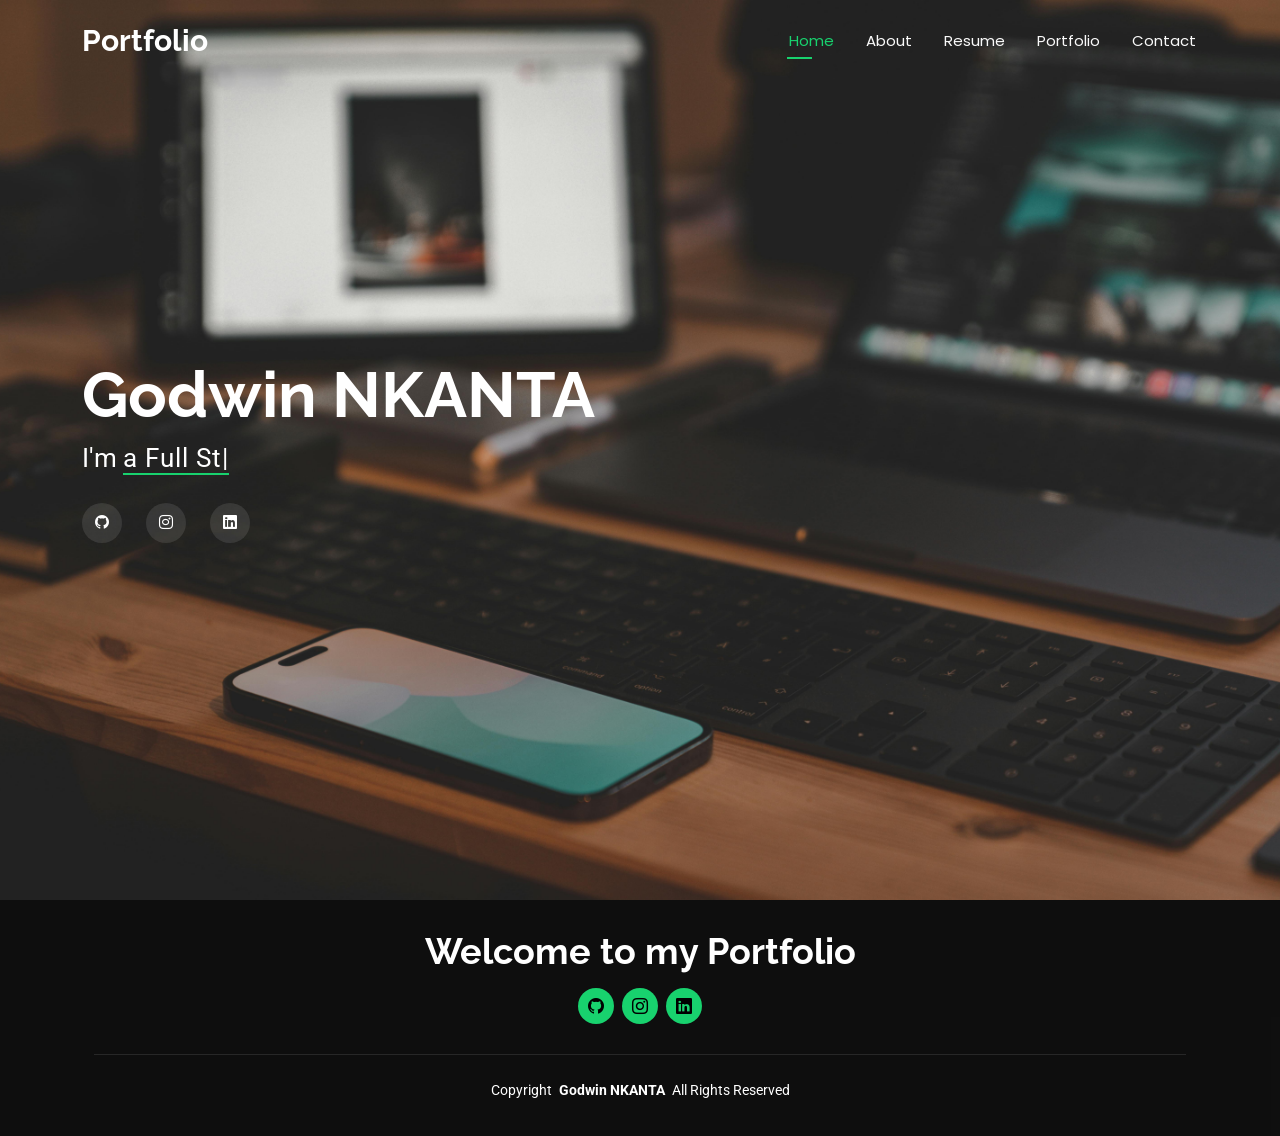
<file: index.html>
<!DOCTYPE html>
<html lang="en">

<head>
  <meta charset="utf-8">
  <meta content="width=device-width, initial-scale=1.0" name="viewport">
  <title>godwinlagutao.dev</title>
  <meta name="description" content="">
  <meta name="keywords" content="">

  <!-- Favicons -->
  <link href="assets/img/favicon.png" rel="icon">
  <link href="assets/img/apple-touch-icon.png" rel="apple-touch-icon">

  <!-- Fonts -->
  <link href="https://fonts.googleapis.com" rel="preconnect">
  <link href="https://fonts.gstatic.com" rel="preconnect" crossorigin>
  <link
    href="https://fonts.googleapis.com/css2?family=Roboto:ital,wght@0,100;0,300;0,400;0,500;0,700;0,900;1,100;1,300;1,400;1,500;1,700;1,900&family=Poppins:ital,wght@0,100;0,200;0,300;0,400;0,500;0,600;0,700;0,800;0,900;1,100;1,200;1,300;1,400;1,500;1,600;1,700;1,800;1,900&family=Raleway:ital,wght@0,100;0,200;0,300;0,400;0,500;0,600;0,700;0,800;0,900;1,100;1,200;1,300;1,400;1,500;1,600;1,700;1,800;1,900&display=swap"
    rel="stylesheet">

  <!-- Vendor CSS Files -->
  <link href="assets/vendor/bootstrap/css/bootstrap.min.css" rel="stylesheet">
  <link href="assets/vendor/bootstrap-icons/bootstrap-icons.css" rel="stylesheet">
  <link href="assets/vendor/aos/aos.css" rel="stylesheet">
  <link href="assets/vendor/swiper/swiper-bundle.min.css" rel="stylesheet">
  <link href="assets/vendor/glightbox/css/glightbox.min.css" rel="stylesheet">

  <!-- Main CSS File -->
  <link href="assets/css/main.css" rel="stylesheet">

  <!-- =======================================================
  * Template Name: Personal
  * Template URL: https://bootstrapmade.com/personal-free-resume-bootstrap-template/
  * Updated: Mar 05 2025 with Bootstrap v5.3.3
  * Author: BootstrapMade.com
  * License: https://bootstrapmade.com/license/
  ======================================================== -->
</head>

<body class="index-page">

  <header id="header" class="header d-flex align-items-center fixed-top">
    <div class="container-fluid container-xl position-relative d-flex align-items-center justify-content-between">

      <a href="index.html" class="logo d-flex align-items-center">
        <!-- Uncomment the line below if you also wish to use an image logo -->
        <!-- <img src="assets/img/logo.webp" alt=""> -->
        <h1 class="sitename">Portfolio</h1>
      </a>

      <nav id="navmenu" class="navmenu">
        <ul>
          <li><a href="index.html" class="active">Home</a></li>
          <li><a href="about.html">About</a></li>
          <li><a href="resume.html">Resume</a></li>
          <li><a href="portfolio.html">Portfolio</a></li>
          <li><a href="contact.html">Contact</a></li>
        </ul>
        <i class="mobile-nav-toggle d-xl-none bi bi-list"></i>
      </nav>

    </div>
  </header>

  <main class="main">

    <!-- Hero Section -->
    <section id="hero" class="hero section dark-background">

      <img src="assets/img/herobg.jpg" alt="" data-aos="fade-in">

      <div class="container" data-aos="zoom-out" data-aos-delay="100">
        <h2>Godwin NKANTA</h2>
        <p>I'm <span class="typed"
            data-typed-items="a Full Stack Developer,a Django Developer ,a ReactJS Developer"></span><span
            class="typed-cursor typed-cursor--blink"></span></p>
        <div class="social-links">
          <a href="https://github.com/godwinlagutao"><i class="bi bi-github"></i></a>
          <a href="https://www.instagram.com/godwinlagutao.dev/"><i class="bi bi-instagram"></i></a>
          <a href="https://www.linkedin.com/in/godwin-nkanta-7ba180201/"><i class="bi bi-linkedin"></i></a>
        </div>
      </div>

    </section><!-- /Hero Section -->

  </main>

  <footer id="footer" class="footer dark-background">
    <div class="container">
      <h3 class="sitename">Welcome to my Portfolio</h3>
      
      <div class="social-links d-flex justify-content-center">
        <a href="https://github.com/godwinlagutao"><i class="bi bi-github"></i></a>
        <a href="https://www.instagram.com/godwinlagutao.dev/"><i class="bi bi-instagram"></i></a>
        <a href="https://www.linkedin.com/in/godwin-nkanta-7ba180201/"><i class="bi bi-linkedin"></i></a>
      </div>
      <div class="container">
        <div class="copyright">
          <span>Copyright</span> <strong class="px-1 sitename">Godwin NKANTA</strong> <span>All Rights Reserved</span>
        </div>
        <div class="credits">
          <!-- All the links in the footer should remain intact. -->
          <!-- You can delete the links only if you've purchased the pro version. -->
          <!-- Licensing information: https://bootstrapmade.com/license/ -->
          <!-- Purchase the pro version with working PHP/AJAX contact form: [buy-url] -->
          
        </div>
      </div>
    </div>
  </footer>

  <!-- Scroll Top -->
  <a href="#" id="scroll-top" class="scroll-top d-flex align-items-center justify-content-center"><i
      class="bi bi-arrow-up-short"></i></a>

  <!-- Preloader -->
  <div id="preloader"></div>

  <!-- Vendor JS Files -->
  <script src="assets/vendor/bootstrap/js/bootstrap.bundle.min.js"></script>
  <script src="assets/vendor/php-email-form/validate.js"></script>
  <script src="assets/vendor/aos/aos.js"></script>
  <script src="assets/vendor/typed.js/typed.umd.js"></script>
  <script src="assets/vendor/purecounter/purecounter_vanilla.js"></script>
  <script src="assets/vendor/waypoints/noframework.waypoints.js"></script>
  <script src="assets/vendor/swiper/swiper-bundle.min.js"></script>
  <script src="assets/vendor/glightbox/js/glightbox.min.js"></script>
  <script src="assets/vendor/imagesloaded/imagesloaded.pkgd.min.js"></script>
  <script src="assets/vendor/isotope-layout/isotope.pkgd.min.js"></script>

  <!-- Main JS File -->
  <script src="assets/js/main.js"></script>

</body>

</html>
</file>
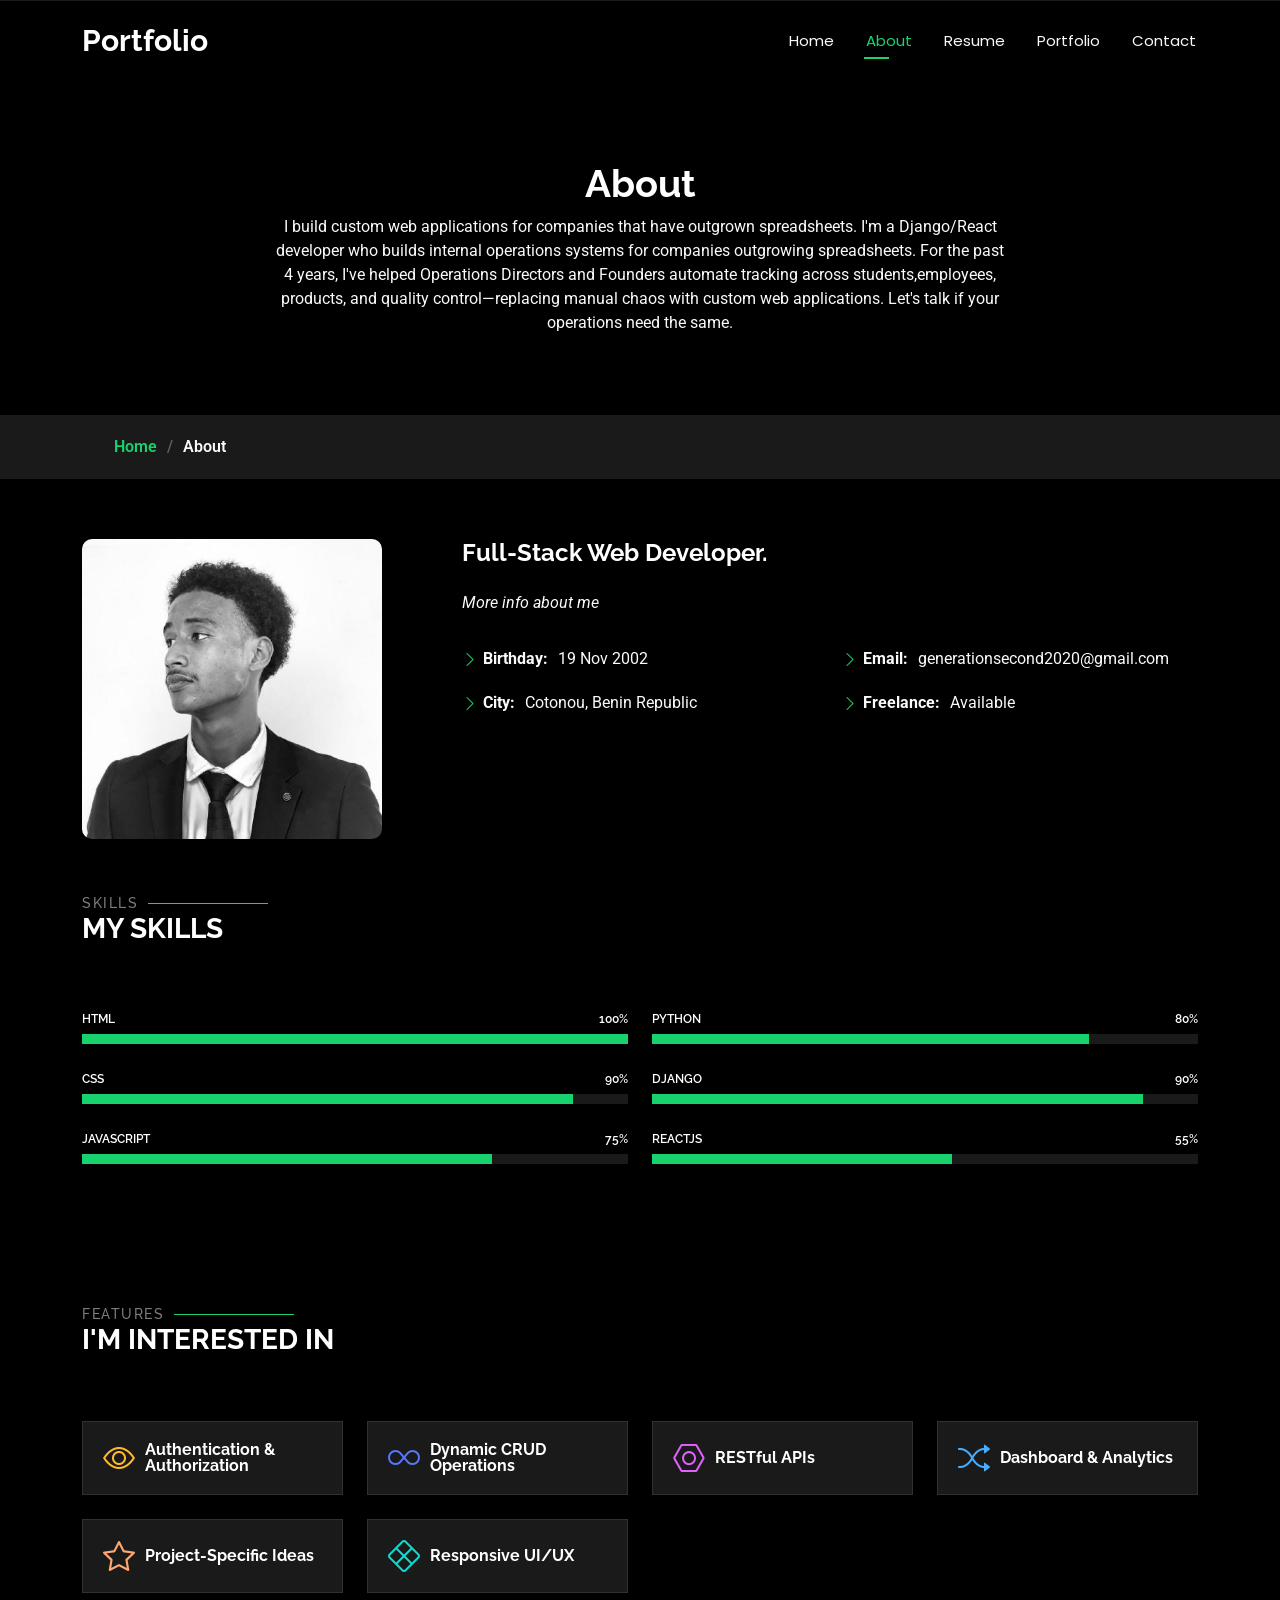
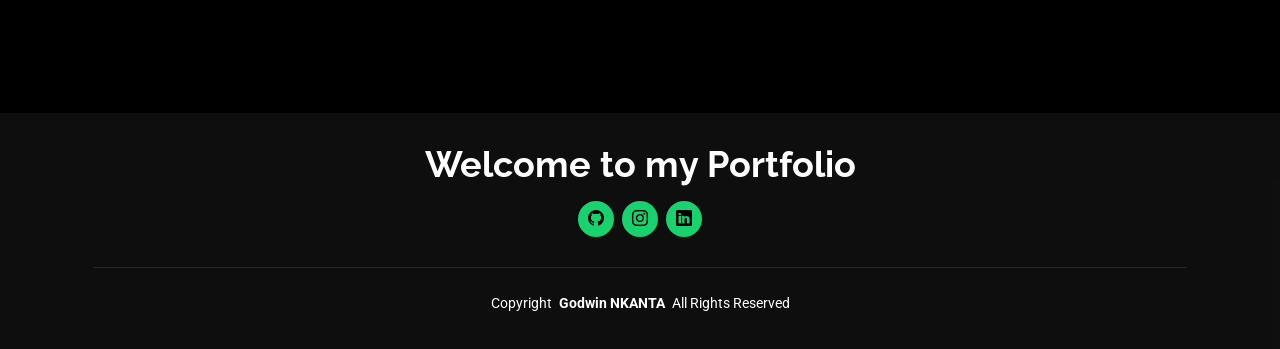
<file: about.html>
<!DOCTYPE html>
<html lang="en">

<head>
  <meta charset="utf-8">
  <meta content="width=device-width, initial-scale=1.0" name="viewport">
  <title>About - Godwin Nkanta Portfolio</title>
  <meta name="description" content="">
  <meta name="keywords" content="">

  <!-- Favicons -->
  <link href="assets/img/favicon.png" rel="icon">
  <link href="assets/img/apple-touch-icon.png" rel="apple-touch-icon">

  <!-- Fonts -->
  <link href="https://fonts.googleapis.com" rel="preconnect">
  <link href="https://fonts.gstatic.com" rel="preconnect" crossorigin>
  <link
    href="https://fonts.googleapis.com/css2?family=Roboto:ital,wght@0,100;0,300;0,400;0,500;0,700;0,900;1,100;1,300;1,400;1,500;1,700;1,900&family=Poppins:ital,wght@0,100;0,200;0,300;0,400;0,500;0,600;0,700;0,800;0,900;1,100;1,200;1,300;1,400;1,500;1,600;1,700;1,800;1,900&family=Raleway:ital,wght@0,100;0,200;0,300;0,400;0,500;0,600;0,700;0,800;0,900;1,100;1,200;1,300;1,400;1,500;1,600;1,700;1,800;1,900&display=swap"
    rel="stylesheet">

  <!-- Vendor CSS Files -->
  <link href="assets/vendor/bootstrap/css/bootstrap.min.css" rel="stylesheet">
  <link href="assets/vendor/bootstrap-icons/bootstrap-icons.css" rel="stylesheet">
  <link href="assets/vendor/aos/aos.css" rel="stylesheet">
  <link href="assets/vendor/swiper/swiper-bundle.min.css" rel="stylesheet">
  <link href="assets/vendor/glightbox/css/glightbox.min.css" rel="stylesheet">

  <!-- Main CSS File -->
  <link href="assets/css/main.css" rel="stylesheet">

  <!-- =======================================================
  * Template Name: Personal
  * Template URL: https://bootstrapmade.com/personal-free-resume-bootstrap-template/
  * Updated: Mar 05 2025 with Bootstrap v5.3.3
  * Author: BootstrapMade.com
  * License: https://bootstrapmade.com/license/
  ======================================================== -->
</head>

<body class="about-page">

  <header id="header" class="header d-flex align-items-center fixed-top">
    <div class="container-fluid container-xl position-relative d-flex align-items-center justify-content-between">

      <a href="index.html" class="logo d-flex align-items-center">
        <!-- Uncomment the line below if you also wish to use an image logo -->
        <!-- <img src="assets/img/logo.webp" alt=""> -->
        <h1 class="sitename">Portfolio</h1>
      </a>

      <nav id="navmenu" class="navmenu">
        <ul>
          <li><a href="index.html">Home</a></li>
          <li><a href="about.html" class="active">About</a></li>
          <li><a href="resume.html">Resume</a></li>
          <li><a href="portfolio.html">Portfolio</a></li>
          <li><a href="contact.html">Contact</a></li>
        </ul>
        <i class="mobile-nav-toggle d-xl-none bi bi-list"></i>
      </nav>

    </div>
  </header>

  <main class="main">

    <!-- Page Title -->
    <div class="page-title" data-aos="fade">
      <div class="heading">
        <div class="container">
          <div class="row d-flex justify-content-center text-center">
            <div class="col-lg-8">
              <h1>About</h1>
              <p class="mb-0">
I build custom web applications for companies that have outgrown spreadsheets.

I'm a Django/React developer who builds internal operations systems for companies outgrowing spreadsheets. For the past 4 years, I've helped Operations Directors and Founders automate tracking across students,employees, products, and quality control—replacing manual chaos with custom web applications. 
Let's talk if your operations need the same.</p>
            </div>
          </div>
        </div>
      </div>
      <nav class="breadcrumbs">
        <div class="container">
          <ol>
            <li><a href="index.html">Home</a></li>
            <li class="current">About</li>
          </ol>
        </div>
      </nav>
    </div><!-- End Page Title -->

    <!-- About Section -->
    <section id="about" class="about section">

      <div class="container" data-aos="fade-up" data-aos-delay="100">

        <div class="row gy-4 justify-content-center">
          <div class="col-lg-4">
            <img src="assets/img/linkedn-profile.jpeg" class="img-fluid" alt="">
          </div>
          <div class="col-lg-8 content">
            <h2>Full-Stack Web Developer.</h2>
            <p class="fst-italic py-3">
              More info about me
            </p>
            <div class="row">
              <div class="col-lg-6">
                <ul>
                  <li><i class="bi bi-chevron-right"></i> <strong>Birthday:</strong> <span>19 Nov 2002</span></li>
                  <li><i class="bi bi-chevron-right"></i> <strong>City:</strong> <span>Cotonou, Benin Republic</span></li>
                </ul>
              </div>
              <div class="col-lg-6">
                <ul>
                  <li><i class="bi bi-chevron-right"></i> <strong>Email:</strong> <span>generationsecond2020@gmail.com</span></li>
                  <li><i class="bi bi-chevron-right"></i> <strong>Freelance:</strong> <span>Available</span></li>
                </ul>
              </div>
            </div>
          </div>
        </div>

      </div>


    <!-- Skills Section -->
    <section id="skills" class="skills section">

      <!-- Section Title -->
      <div class="container section-title" data-aos="fade-up">
        <h2>Skills</h2>
        <div><span>My</span> <span class="description-title">Skills</span></div>
      </div><!-- End Section Title -->

      <div class="container" data-aos="fade-up" data-aos-delay="100">

        <div class="row skills-content skills-animation">

          <div class="col-lg-6">

            <div class="progress">
              <span class="skill"><span>HTML</span> <i class="val">100%</i></span>
              <div class="progress-bar-wrap">
                <div class="progress-bar" role="progressbar" aria-valuenow="100" aria-valuemin="0" aria-valuemax="100">
                </div>
              </div>
            </div><!-- End Skills Item -->

            <div class="progress">
              <span class="skill"><span>CSS</span> <i class="val">90%</i></span>
              <div class="progress-bar-wrap">
                <div class="progress-bar" role="progressbar" aria-valuenow="90" aria-valuemin="0" aria-valuemax="100">
                </div>
              </div>
            </div><!-- End Skills Item -->

            <div class="progress">
              <span class="skill"><span>JavaScript</span> <i class="val">75%</i></span>
              <div class="progress-bar-wrap">
                <div class="progress-bar" role="progressbar" aria-valuenow="75" aria-valuemin="0" aria-valuemax="100">
                </div>
              </div>
            </div><!-- End Skills Item -->

          </div>

          <div class="col-lg-6">

            <div class="progress">
              <span class="skill"><span>Python</span> <i class="val">80%</i></span>
              <div class="progress-bar-wrap">
                <div class="progress-bar" role="progressbar" aria-valuenow="80" aria-valuemin="0" aria-valuemax="100">
                </div>
              </div>
            </div><!-- End Skills Item -->

            <div class="progress">
              <span class="skill"><span>Django</span> <i class="val">90%</i></span>
              <div class="progress-bar-wrap">
                <div class="progress-bar" role="progressbar" aria-valuenow="90" aria-valuemin="0" aria-valuemax="100">
                </div>
              </div>
            </div><!-- End Skills Item -->

            <div class="progress">
              <span class="skill"><span>ReactJS</span> <i class="val">55%</i></span>
              <div class="progress-bar-wrap">
                <div class="progress-bar" role="progressbar" aria-valuenow="55" aria-valuemin="0" aria-valuemax="100">
                </div>
              </div>
            </div><!-- End Skills Item -->

          </div>

        </div>

      </div>

    </section><!-- /Skills Section -->

    <!-- Interests Section -->
    <section id="interests" class="interests section">

      <!-- Section Title -->
      <div class="container section-title" data-aos="fade-up">
        <h2>Features</h2>
        <div><span>I'm</span> <span class="description-title">interested in</span></div>
      </div><!-- End Section Title -->

      <div class="container">

        <div class="row gy-4">

          <div class="col-lg-3 col-md-4" data-aos="fade-up" data-aos-delay="100">
            <div class="features-item">
              <i class="bi bi-eye" style="color: #ffbb2c;"></i>
              <h3><a href="" class="stretched-link">Authentication & Authorization</a></h3>
            </div>
          </div><!-- End Feature Item -->

          <div class="col-lg-3 col-md-4" data-aos="fade-up" data-aos-delay="200">
            <div class="features-item">
              <i class="bi bi-infinity" style="color: #5578ff;"></i>
              <h3><a href="" class="stretched-link">Dynamic CRUD Operations</a></h3>
            </div>
          </div><!-- End Feature Item -->

    

          <div class="col-lg-3 col-md-4" data-aos="fade-up" data-aos-delay="400">
            <div class="features-item">
              <i class="bi bi-nut" style="color: #e361ff;"></i>
              <h3><a href="" class="stretched-link">RESTful APIs</a></h3>
            </div>
          </div><!-- End Feature Item -->

          <div class="col-lg-3 col-md-4" data-aos="fade-up" data-aos-delay="500">
            <div class="features-item">
              <i class="bi bi-shuffle" style="color: #47aeff;"></i>
              <h3><a href="" class="stretched-link">Dashboard & Analytics</a></h3>
            </div>
          </div><!-- End Feature Item -->

          <div class="col-lg-3 col-md-4" data-aos="fade-up" data-aos-delay="600">
            <div class="features-item">
              <i class="bi bi-star" style="color: #ffa76e;"></i>
              <h3><a href="" class="stretched-link">Project-Specific Ideas</a></h3>
            </div>
          </div><!-- End Feature Item -->

          <div class="col-lg-3 col-md-4" data-aos="fade-up" data-aos-delay="700">
            <div class="features-item">
              <i class="bi bi-x-diamond" style="color: #11dbcf;"></i>
              <h3><a href="" class="stretched-link">Responsive UI/UX</a></h3>
            </div>
          </div><!-- End Feature Item -->

          
          

        </div>

      </div>

    </section><!-- /Interests Section -->

    

  </main>

  <footer id="footer" class="footer dark-background">
    <div class="container">
      <h3 class="sitename">Welcome to my Portfolio</h3>
      
      <div class="social-links d-flex justify-content-center">
        <a href="https://github.com/godwinlagutao"><i class="bi bi-github"></i></a>
        <a href="https://www.instagram.com/godwinlagutao.dev/"><i class="bi bi-instagram"></i></a>
        <a href="https://www.linkedin.com/in/godwin-nkanta-7ba180201/"><i class="bi bi-linkedin"></i></a>
      </div>
      <div class="container">
        <div class="copyright">
          <span>Copyright</span> <strong class="px-1 sitename">Godwin NKANTA</strong> <span>All Rights Reserved</span>
        </div>
        <div class="credits">
          <!-- All the links in the footer should remain intact. -->
          <!-- You can delete the links only if you've purchased the pro version. -->
          <!-- Licensing information: https://bootstrapmade.com/license/ -->
          <!-- Purchase the pro version with working PHP/AJAX contact form: [buy-url] -->
          
        </div>
      </div>
    </div>
  </footer>

  <!-- Scroll Top -->
  <a href="#" id="scroll-top" class="scroll-top d-flex align-items-center justify-content-center"><i
      class="bi bi-arrow-up-short"></i></a>

  <!-- Preloader -->
  <div id="preloader"></div>

  <!-- Vendor JS Files -->
  <script src="assets/vendor/bootstrap/js/bootstrap.bundle.min.js"></script>
  <script src="assets/vendor/php-email-form/validate.js"></script>
  <script src="assets/vendor/aos/aos.js"></script>
  <script src="assets/vendor/typed.js/typed.umd.js"></script>
  <script src="assets/vendor/purecounter/purecounter_vanilla.js"></script>
  <script src="assets/vendor/waypoints/noframework.waypoints.js"></script>
  <script src="assets/vendor/swiper/swiper-bundle.min.js"></script>
  <script src="assets/vendor/glightbox/js/glightbox.min.js"></script>
  <script src="assets/vendor/imagesloaded/imagesloaded.pkgd.min.js"></script>
  <script src="assets/vendor/isotope-layout/isotope.pkgd.min.js"></script>

  <!-- Main JS File -->
  <script src="assets/js/main.js"></script>

</body>

</html>
</file>
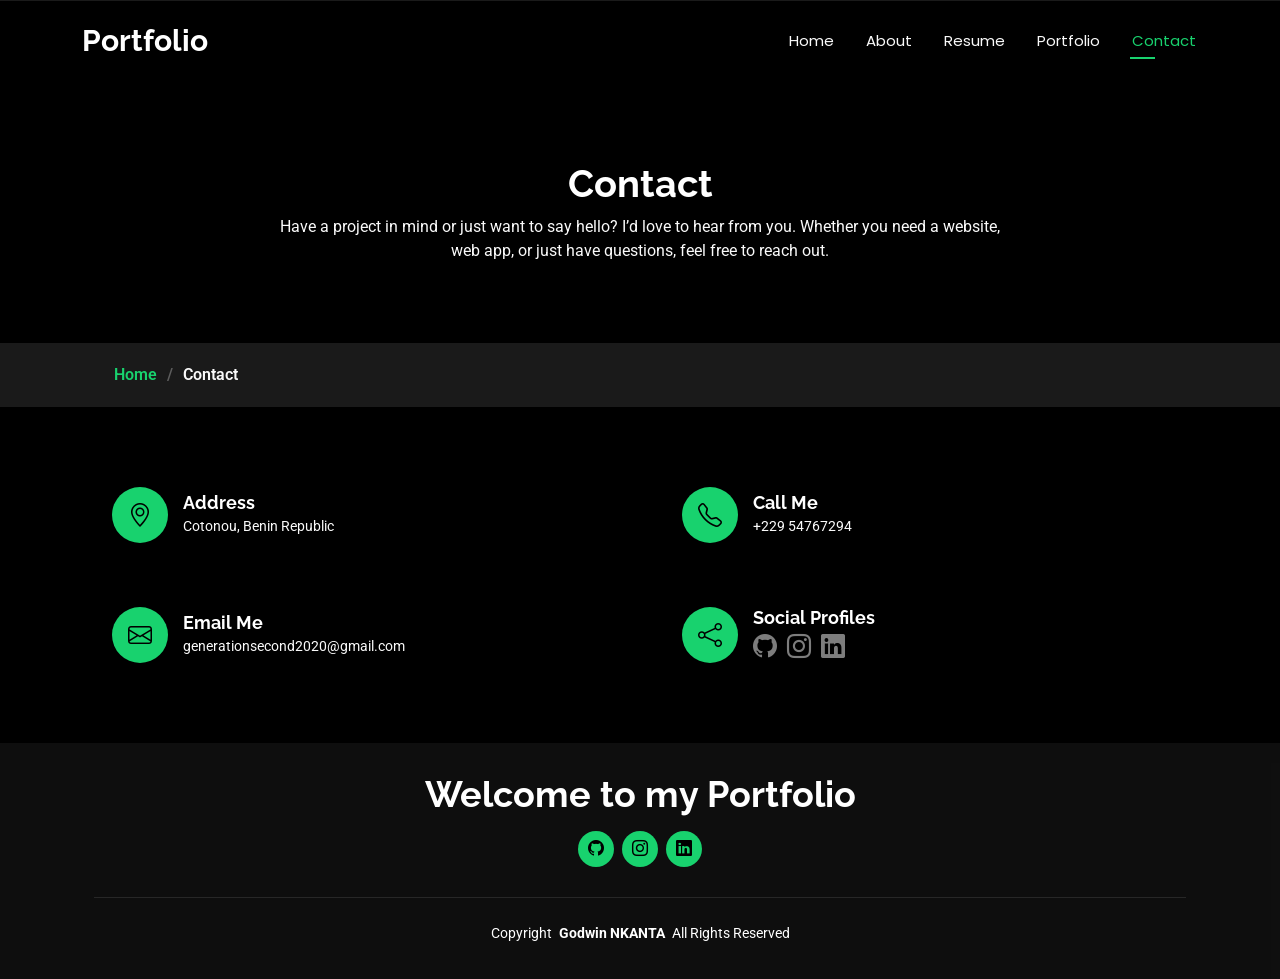
<file: contact.html>
<!DOCTYPE html>
<html lang="en">

<head>
  <meta charset="utf-8">
  <meta content="width=device-width, initial-scale=1.0" name="viewport">
  <title>Contact - Godwin Nkanta Portfolio</title>
  <meta name="description" content="">
  <meta name="keywords" content="">

  <!-- Favicons -->
  <link href="assets/img/favicon.png" rel="icon">
  <link href="assets/img/apple-touch-icon.png" rel="apple-touch-icon">

  <!-- Fonts -->
  <link href="https://fonts.googleapis.com" rel="preconnect">
  <link href="https://fonts.gstatic.com" rel="preconnect" crossorigin>
  <link
    href="https://fonts.googleapis.com/css2?family=Roboto:ital,wght@0,100;0,300;0,400;0,500;0,700;0,900;1,100;1,300;1,400;1,500;1,700;1,900&family=Poppins:ital,wght@0,100;0,200;0,300;0,400;0,500;0,600;0,700;0,800;0,900;1,100;1,200;1,300;1,400;1,500;1,600;1,700;1,800;1,900&family=Raleway:ital,wght@0,100;0,200;0,300;0,400;0,500;0,600;0,700;0,800;0,900;1,100;1,200;1,300;1,400;1,500;1,600;1,700;1,800;1,900&display=swap"
    rel="stylesheet">

  <!-- Vendor CSS Files -->
  <link href="assets/vendor/bootstrap/css/bootstrap.min.css" rel="stylesheet">
  <link href="assets/vendor/bootstrap-icons/bootstrap-icons.css" rel="stylesheet">
  <link href="assets/vendor/aos/aos.css" rel="stylesheet">
  <link href="assets/vendor/swiper/swiper-bundle.min.css" rel="stylesheet">
  <link href="assets/vendor/glightbox/css/glightbox.min.css" rel="stylesheet">

  <!-- Main CSS File -->
  <link href="assets/css/main.css" rel="stylesheet">

  <!-- =======================================================
  * Template Name: Personal
  * Template URL: https://bootstrapmade.com/personal-free-resume-bootstrap-template/
  * Updated: Mar 05 2025 with Bootstrap v5.3.3
  * Author: BootstrapMade.com
  * License: https://bootstrapmade.com/license/
  ======================================================== -->
</head>

<body class="contact-page">

  <header id="header" class="header d-flex align-items-center fixed-top">
    <div class="container-fluid container-xl position-relative d-flex align-items-center justify-content-between">

      <a href="index.html" class="logo d-flex align-items-center">
        <!-- Uncomment the line below if you also wish to use an image logo -->
        <!-- <img src="assets/img/logo.webp" alt=""> -->
        <h1 class="sitename">Portfolio</h1>
      </a>

      <nav id="navmenu" class="navmenu">
        <ul>
          <li><a href="index.html">Home</a></li>
          <li><a href="about.html">About</a></li>
          <li><a href="resume.html">Resume</a></li>
          <li><a href="portfolio.html">Portfolio</a></li>
          <li><a href="contact.html" class="active">Contact</a></li>
        </ul>
        <i class="mobile-nav-toggle d-xl-none bi bi-list"></i>
      </nav>

    </div>
  </header>

  <main class="main">

    <!-- Page Title -->
    <div class="page-title" data-aos="fade">
      <div class="heading">
        <div class="container">
          <div class="row d-flex justify-content-center text-center">
            <div class="col-lg-8">
              <h1>Contact</h1>
              <p class="mb-0">Have a project in mind or just want to say hello? I’d love to hear from you. 
              Whether you need a website, web app, or just have questions, feel free to reach out.</p>
            </div>
          </div>
        </div>
      </div>
      <nav class="breadcrumbs">
        <div class="container">
          <ol>
            <li><a href="index.html">Home</a></li>
            <li class="current">Contact</li>
          </ol>
        </div>
      </nav>
    </div><!-- End Page Title -->

    <!-- Contact Section -->
    <section id="contact" class="contact section">

      <div class="container" data-aos="fade-up" data-aos-delay="100">

        <div class="row gy-4">

          <div class="col-md-6">
            <div class="info-item d-flex align-items-center" data-aos="fade-up" data-aos-delay="200">
              <i class="icon bi bi-geo-alt flex-shrink-0"></i>
              <div>
                <h3>Address</h3>
                <p>Cotonou, Benin Republic</p>
              </div>
            </div>
          </div><!-- End Info Item -->

          <div class="col-md-6">
            <div class="info-item d-flex align-items-center" data-aos="fade-up" data-aos-delay="300">
              <i class="icon bi bi-telephone flex-shrink-0"></i>
              <div>
                <h3>Call Me</h3>
                <p>+229 54767294</p>
              </div>
            </div>
          </div><!-- End Info Item -->

          <div class="col-md-6">
            <div class="info-item d-flex align-items-center" data-aos="fade-up" data-aos-delay="400">
              <i class="icon bi bi-envelope flex-shrink-0"></i>
              <div>
                <h3>Email Me</h3>
                <p>generationsecond2020@gmail.com</p>
              </div>
            </div>
          </div><!-- End Info Item -->

          <div class="col-md-6">
            <div class="info-item d-flex align-items-center" data-aos="fade-up" data-aos-delay="500">
              <i class="icon bi bi-share flex-shrink-0"></i>
              <div>
                <h3>Social Profiles</h3>
                <div class="social-links">
                  <a href="https://github.com/godwinlagutao"><i class="bi bi-github"></i></a>
                  <a href="https://www.instagram.com/godwinlagutao.dev/"><i class="bi bi-instagram"></i></a>
                  <a href="https://www.linkedin.com/in/godwin-nkanta-7ba180201/"><i class="bi bi-linkedin"></i></a>
                </div>
              </div>
            </div>
          </div><!-- End Info Item -->

        </div>

        
      </div>

    </section><!-- /Contact Section -->

  </main>

  <footer id="footer" class="footer dark-background">
    <div class="container">
      <h3 class="sitename">Welcome to my Portfolio</h3>
      
      <div class="social-links d-flex justify-content-center">
        <a href="https://github.com/godwinlagutao"><i class="bi bi-github"></i></a>
        <a href="https://www.instagram.com/godwinlagutao.dev/"><i class="bi bi-instagram"></i></a>
        <a href="https://www.linkedin.com/in/godwin-nkanta-7ba180201/"><i class="bi bi-linkedin"></i></a>
      </div>
      <div class="container">
        <div class="copyright">
          <span>Copyright</span> <strong class="px-1 sitename">Godwin NKANTA</strong> <span>All Rights Reserved</span>
        </div>
        <div class="credits">
          <!-- All the links in the footer should remain intact. -->
          <!-- You can delete the links only if you've purchased the pro version. -->
          <!-- Licensing information: https://bootstrapmade.com/license/ -->
          <!-- Purchase the pro version with working PHP/AJAX contact form: [buy-url] -->
          
        </div>
      </div>
    </div>
  </footer>

  <!-- Scroll Top -->
  <a href="#" id="scroll-top" class="scroll-top d-flex align-items-center justify-content-center"><i
      class="bi bi-arrow-up-short"></i></a>

  <!-- Preloader -->
  <div id="preloader"></div>

  <!-- Vendor JS Files -->
  <script src="assets/vendor/bootstrap/js/bootstrap.bundle.min.js"></script>
  <script src="assets/vendor/php-email-form/validate.js"></script>
  <script src="assets/vendor/aos/aos.js"></script>
  <script src="assets/vendor/typed.js/typed.umd.js"></script>
  <script src="assets/vendor/purecounter/purecounter_vanilla.js"></script>
  <script src="assets/vendor/waypoints/noframework.waypoints.js"></script>
  <script src="assets/vendor/swiper/swiper-bundle.min.js"></script>
  <script src="assets/vendor/glightbox/js/glightbox.min.js"></script>
  <script src="assets/vendor/imagesloaded/imagesloaded.pkgd.min.js"></script>
  <script src="assets/vendor/isotope-layout/isotope.pkgd.min.js"></script>

  <!-- Main JS File -->
  <script src="assets/js/main.js"></script>

</body>

</html>
</file>
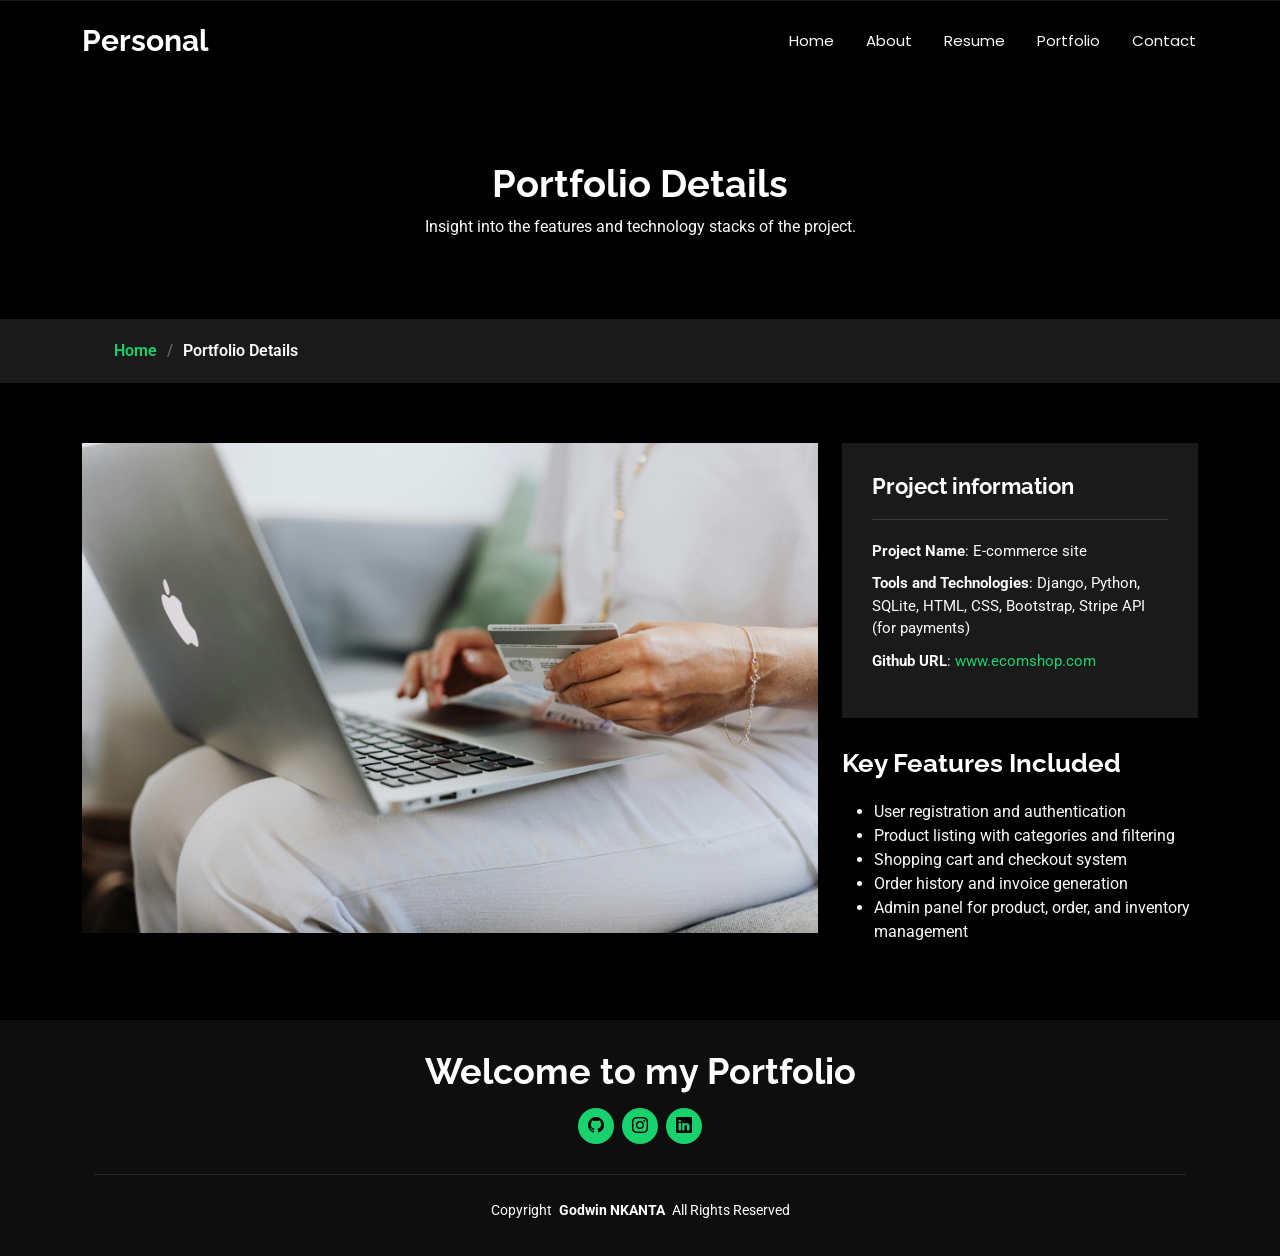
<file: portfolio-details1.html>
<!DOCTYPE html>
<html lang="en">

<head>
  <meta charset="utf-8">
  <meta content="width=device-width, initial-scale=1.0" name="viewport">
  <title>Portfolio Details - Godwin Nkanta Portfolio</title>
  <meta name="description" content="">
  <meta name="keywords" content="">

  <!-- Favicons -->
  <link href="assets/img/favicon.png" rel="icon">
  <link href="assets/img/apple-touch-icon.png" rel="apple-touch-icon">

  <!-- Fonts -->
  <link href="https://fonts.googleapis.com" rel="preconnect">
  <link href="https://fonts.gstatic.com" rel="preconnect" crossorigin>
  <link
    href="https://fonts.googleapis.com/css2?family=Roboto:ital,wght@0,100;0,300;0,400;0,500;0,700;0,900;1,100;1,300;1,400;1,500;1,700;1,900&family=Poppins:ital,wght@0,100;0,200;0,300;0,400;0,500;0,600;0,700;0,800;0,900;1,100;1,200;1,300;1,400;1,500;1,600;1,700;1,800;1,900&family=Raleway:ital,wght@0,100;0,200;0,300;0,400;0,500;0,600;0,700;0,800;0,900;1,100;1,200;1,300;1,400;1,500;1,600;1,700;1,800;1,900&display=swap"
    rel="stylesheet">

  <!-- Vendor CSS Files -->
  <link href="assets/vendor/bootstrap/css/bootstrap.min.css" rel="stylesheet">
  <link href="assets/vendor/bootstrap-icons/bootstrap-icons.css" rel="stylesheet">
  <link href="assets/vendor/aos/aos.css" rel="stylesheet">
  <link href="assets/vendor/swiper/swiper-bundle.min.css" rel="stylesheet">
  <link href="assets/vendor/glightbox/css/glightbox.min.css" rel="stylesheet">

  <!-- Main CSS File -->
  <link href="assets/css/main.css" rel="stylesheet">

  <!-- =======================================================
  * Template Name: Personal
  * Template URL: https://bootstrapmade.com/personal-free-resume-bootstrap-template/
  * Updated: Mar 05 2025 with Bootstrap v5.3.3
  * Author: BootstrapMade.com
  * License: https://bootstrapmade.com/license/
  ======================================================== -->
</head>

<body class="portfolio-details-page">

  <header id="header" class="header d-flex align-items-center fixed-top">
    <div class="container-fluid container-xl position-relative d-flex align-items-center justify-content-between">

      <a href="index.html" class="logo d-flex align-items-center">
        <!-- Uncomment the line below if you also wish to use an image logo -->
        <!-- <img src="assets/img/logo.webp" alt=""> -->
        <h1 class="sitename">Personal</h1>
      </a>

      <nav id="navmenu" class="navmenu">
        <ul>
          <li><a href="index.html">Home</a></li>
          <li><a href="about.html">About</a></li>
          <li><a href="resume.html">Resume</a></li>
          <li><a href="portfolio.html">Portfolio</a></li>
          <li><a href="contact.html">Contact</a></li>
        </ul>
        <i class="mobile-nav-toggle d-xl-none bi bi-list"></i>
      </nav>

    </div>
  </header>

  <main class="main">

    <!-- Page Title -->
    <div class="page-title" data-aos="fade">
      <div class="heading">
        <div class="container">
          <div class="row d-flex justify-content-center text-center">
            <div class="col-lg-8">
              <h1>Portfolio Details</h1>
              <p class="mb-0">Insight into the features and technology stacks of the project.</p>
            </div>
          </div>
        </div>
      </div>
      <nav class="breadcrumbs">
        <div class="container">
          <ol>
            <li><a href="index.html">Home</a></li>
            <li class="current">Portfolio Details</li>
          </ol>
        </div>
      </nav>
    </div><!-- End Page Title -->

    <!-- Portfolio Details Section -->
    <section id="portfolio-details" class="portfolio-details section">

      <div class="container" data-aos="fade-up" data-aos-delay="100">

        <div class="row gy-4">

          <div class="col-lg-8">
            <div class="portfolio-details-slider swiper init-swiper">

              

              <div class="swiper-wrapper align-items-center">

                <div class="swiper-slide">
                  <img src="assets/img/portfolio/E-commerce.jpg" alt="">
                </div>



              </div>
              <div class="swiper-pagination"></div>
            </div>
          </div>

          <div class="col-lg-4">
            <div class="portfolio-info" data-aos="fade-up" data-aos-delay="200">
              <h3>Project information</h3>
              <ul>
                <li><strong>Project Name</strong>: E-commerce site</li>
                <li><strong>Tools and Technologies</strong>: Django, Python, SQLite, HTML, CSS, Bootstrap, Stripe API (for payments)</li>
                <li><strong>Github URL</strong>: <a href="https://github.com/godwinlagutao/Online-Shop">www.ecomshop.com</a></li>
              </ul>
            </div>
            <div class="portfolio-description" data-aos="fade-up" data-aos-delay="300">
              <h2>Key Features Included</h2>
              <ul>
              <li>User registration and authentication</li>
              <li>Product listing with categories and filtering</li>
              <li>Shopping cart and checkout system</li>
              <li>Order history and invoice generation</li>
              <li>Admin panel for product, order, and inventory management</li>

              </ul>
            </div>
          </div>

        </div>

      </div>

    </section><!-- /Portfolio Details Section -->

  </main>

  <footer id="footer" class="footer dark-background">
    <div class="container">
      <h3 class="sitename">Welcome to my Portfolio</h3>
      
      <div class="social-links d-flex justify-content-center">
        <a href="https://github.com/godwinlagutao"><i class="bi bi-github"></i></a>
        <a href="https://www.instagram.com/godwinlagutao.dev/"><i class="bi bi-instagram"></i></a>
        <a href="https://www.linkedin.com/in/godwin-nkanta-7ba180201/"><i class="bi bi-linkedin"></i></a>
      </div>
      <div class="container">
        <div class="copyright">
          <span>Copyright</span> <strong class="px-1 sitename">Godwin NKANTA</strong> <span>All Rights Reserved</span>
        </div>
        <div class="credits">
          <!-- All the links in the footer should remain intact. -->
          <!-- You can delete the links only if you've purchased the pro version. -->
          <!-- Licensing information: https://bootstrapmade.com/license/ -->
          <!-- Purchase the pro version with working PHP/AJAX contact form: [buy-url] -->
          
        </div>
      </div>
    </div>
  </footer>

  <!-- Scroll Top -->
  <a href="#" id="scroll-top" class="scroll-top d-flex align-items-center justify-content-center"><i
      class="bi bi-arrow-up-short"></i></a>

  <!-- Preloader -->
  <div id="preloader"></div>

  <!-- Vendor JS Files -->
  <script src="assets/vendor/bootstrap/js/bootstrap.bundle.min.js"></script>
  <script src="assets/vendor/php-email-form/validate.js"></script>
  <script src="assets/vendor/aos/aos.js"></script>
  <script src="assets/vendor/typed.js/typed.umd.js"></script>
  <script src="assets/vendor/purecounter/purecounter_vanilla.js"></script>
  <script src="assets/vendor/waypoints/noframework.waypoints.js"></script>
  <script src="assets/vendor/swiper/swiper-bundle.min.js"></script>
  <script src="assets/vendor/glightbox/js/glightbox.min.js"></script>
  <script src="assets/vendor/imagesloaded/imagesloaded.pkgd.min.js"></script>
  <script src="assets/vendor/isotope-layout/isotope.pkgd.min.js"></script>

  <!-- Main JS File -->
  <script src="assets/js/main.js"></script>

</body>

</html>
</file>
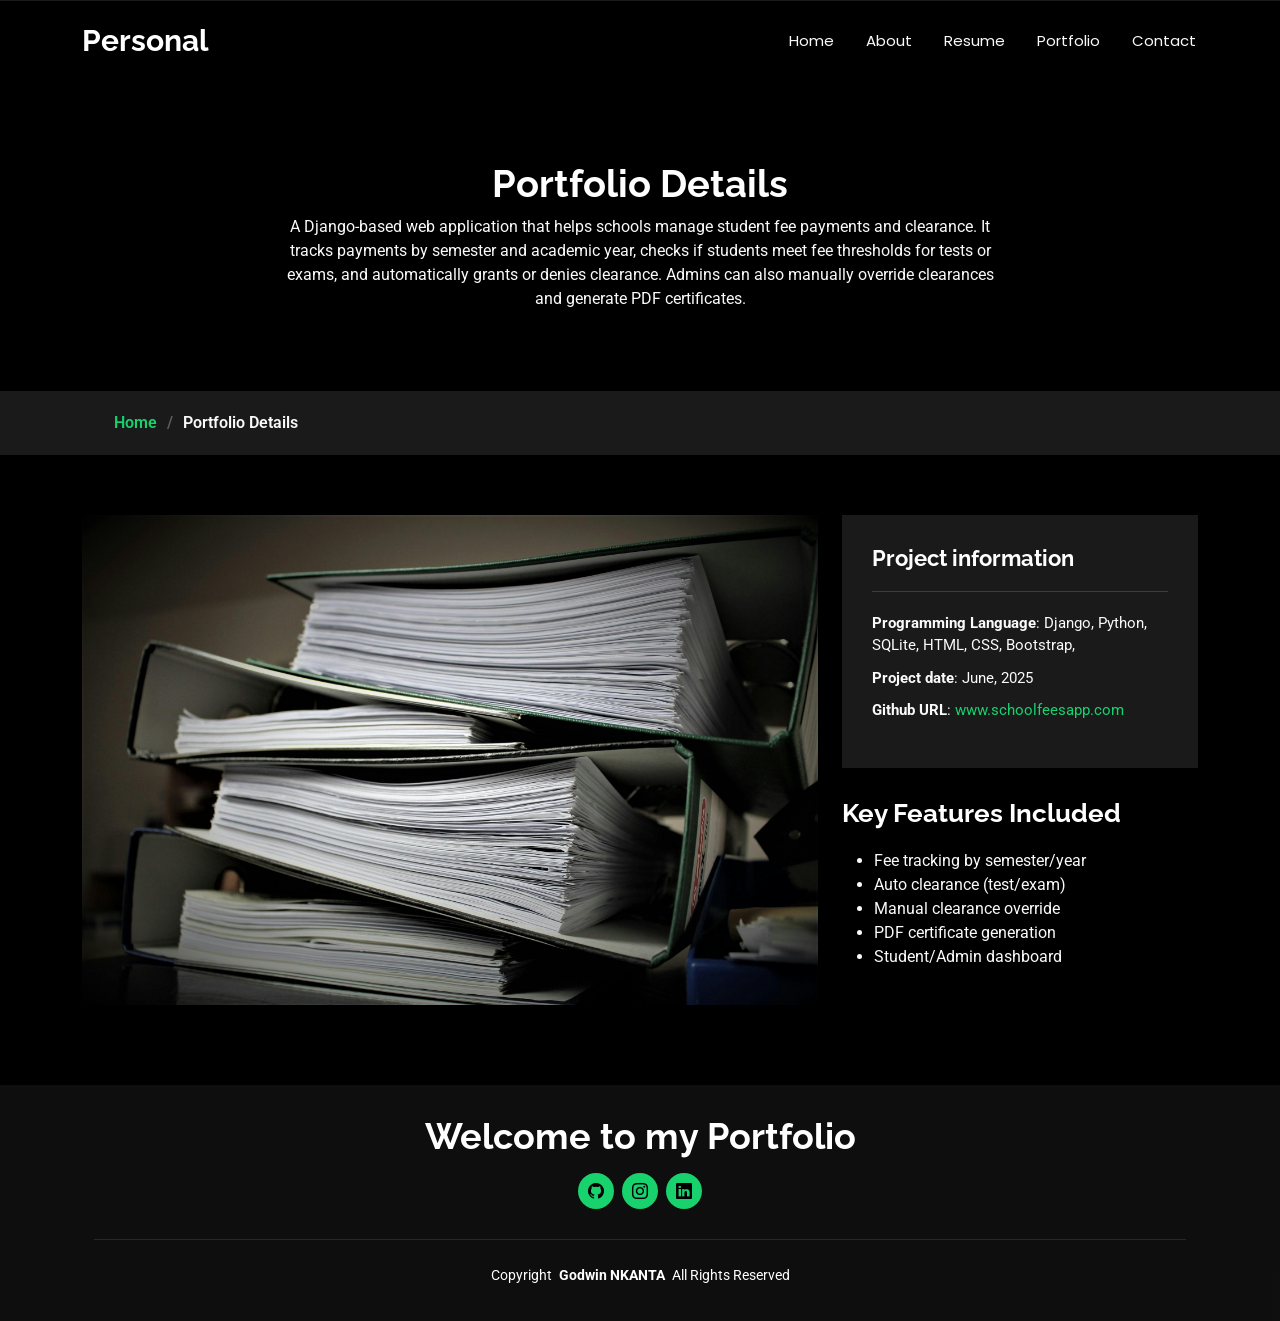
<file: portfolio-details2.html>
<!DOCTYPE html>
<html lang="en">

<head>
  <meta charset="utf-8">
  <meta content="width=device-width, initial-scale=1.0" name="viewport">
  <title>Portfolio Details - Godwin Nkanta Portfolio</title>
  <meta name="description" content="">
  <meta name="keywords" content="">

  <!-- Favicons -->
  <link href="assets/img/favicon.png" rel="icon">
  <link href="assets/img/apple-touch-icon.png" rel="apple-touch-icon">

  <!-- Fonts -->
  <link href="https://fonts.googleapis.com" rel="preconnect">
  <link href="https://fonts.gstatic.com" rel="preconnect" crossorigin>
  <link
    href="https://fonts.googleapis.com/css2?family=Roboto:ital,wght@0,100;0,300;0,400;0,500;0,700;0,900;1,100;1,300;1,400;1,500;1,700;1,900&family=Poppins:ital,wght@0,100;0,200;0,300;0,400;0,500;0,600;0,700;0,800;0,900;1,100;1,200;1,300;1,400;1,500;1,600;1,700;1,800;1,900&family=Raleway:ital,wght@0,100;0,200;0,300;0,400;0,500;0,600;0,700;0,800;0,900;1,100;1,200;1,300;1,400;1,500;1,600;1,700;1,800;1,900&display=swap"
    rel="stylesheet">

  <!-- Vendor CSS Files -->
  <link href="assets/vendor/bootstrap/css/bootstrap.min.css" rel="stylesheet">
  <link href="assets/vendor/bootstrap-icons/bootstrap-icons.css" rel="stylesheet">
  <link href="assets/vendor/aos/aos.css" rel="stylesheet">
  <link href="assets/vendor/swiper/swiper-bundle.min.css" rel="stylesheet">
  <link href="assets/vendor/glightbox/css/glightbox.min.css" rel="stylesheet">

  <!-- Main CSS File -->
  <link href="assets/css/main.css" rel="stylesheet">

  <!-- =======================================================
  * Template Name: Personal
  * Template URL: https://bootstrapmade.com/personal-free-resume-bootstrap-template/
  * Updated: Mar 05 2025 with Bootstrap v5.3.3
  * Author: BootstrapMade.com
  * License: https://bootstrapmade.com/license/
  ======================================================== -->
</head>

<body class="portfolio-details-page">

  <header id="header" class="header d-flex align-items-center fixed-top">
    <div class="container-fluid container-xl position-relative d-flex align-items-center justify-content-between">

      <a href="index.html" class="logo d-flex align-items-center">
        <!-- Uncomment the line below if you also wish to use an image logo -->
        <!-- <img src="assets/img/logo.webp" alt=""> -->
        <h1 class="sitename">Personal</h1>
      </a>

      <nav id="navmenu" class="navmenu">
        <ul>
          <li><a href="index.html">Home</a></li>
          <li><a href="about.html">About</a></li>
          <li><a href="resume.html">Resume</a></li>
          <li><a href="portfolio.html">Portfolio</a></li>
          <li><a href="contact.html">Contact</a></li>
        </ul>
        <i class="mobile-nav-toggle d-xl-none bi bi-list"></i>
      </nav>

    </div>
  </header>

  <main class="main">

    <!-- Page Title -->
    <div class="page-title" data-aos="fade">
      <div class="heading">
        <div class="container">
          <div class="row d-flex justify-content-center text-center">
            <div class="col-lg-8">
              <h1>Portfolio Details</h1>
              <p class="mb-0">A Django-based web application that helps schools manage student fee payments and clearance. 
              It tracks payments by semester and academic year, checks if students meet fee thresholds for tests or exams, and automatically grants or denies clearance. 
              Admins can also manually override clearances and generate PDF certificates.</p>
            </div>
          </div>
        </div>
      </div>
      <nav class="breadcrumbs">
        <div class="container">
          <ol>
            <li><a href="index.html">Home</a></li>
            <li class="current">Portfolio Details</li>
          </ol>
        </div>
      </nav>
    </div><!-- End Page Title -->

    <!-- Portfolio Details Section -->
    <section id="portfolio-details" class="portfolio-details section">

      <div class="container" data-aos="fade-up" data-aos-delay="100">

        <div class="row gy-4">

          <div class="col-lg-8">
            <div class="portfolio-details-slider swiper init-swiper">

              

              <div class="swiper-wrapper align-items-center">

                <div class="swiper-slide">
                  <img src="assets/img/portfolio/schoolfees.jpg" alt="">
                </div>

                
              </div>
              <div class="swiper-pagination"></div>
            </div>
          </div>

          <div class="col-lg-4">
            <div class="portfolio-info" data-aos="fade-up" data-aos-delay="200">
              <h3>Project information</h3>
              <ul>
                <li><strong>Programming Language</strong>: Django, Python, SQLite, HTML, CSS, Bootstrap,  </li>
                <li><strong>Project date</strong>: June, 2025</li>
                <li><strong>Github URL</strong>: <a href="https://github.com/godwinlagutao/School-fees-app-django">www.schoolfeesapp.com</a></li>
              </ul>
            </div>
            <div class="portfolio-description" data-aos="fade-up" data-aos-delay="300">
              <h2>Key Features Included</h2>
              <ul>
              <li>Fee tracking by semester/year</li>
              <li>Auto clearance (test/exam)</li>
              <li>Manual clearance override</li>
              <li>PDF certificate generation</li>
              <li>Student/Admin dashboard</li>



              </ul>
            </div>
          </div>

        </div>

      </div>

    </section><!-- /Portfolio Details Section -->

  </main>

  <footer id="footer" class="footer dark-background">
    <div class="container">
      <h3 class="sitename">Welcome to my Portfolio</h3>
      
      <div class="social-links d-flex justify-content-center">
        <a href="https://github.com/godwinlagutao"><i class="bi bi-github"></i></a>
        <a href="https://www.instagram.com/godwinlagutao.dev/"><i class="bi bi-instagram"></i></a>
        <a href="https://www.linkedin.com/in/godwin-nkanta-7ba180201/"><i class="bi bi-linkedin"></i></a>
      </div>
      <div class="container">
        <div class="copyright">
          <span>Copyright</span> <strong class="px-1 sitename">Godwin NKANTA</strong> <span>All Rights Reserved</span>
        </div>
        <div class="credits">
          <!-- All the links in the footer should remain intact. -->
          <!-- You can delete the links only if you've purchased the pro version. -->
          <!-- Licensing information: https://bootstrapmade.com/license/ -->
          <!-- Purchase the pro version with working PHP/AJAX contact form: [buy-url] -->
          
        </div>
      </div>
    </div>
  </footer>

  <!-- Scroll Top -->
  <a href="#" id="scroll-top" class="scroll-top d-flex align-items-center justify-content-center"><i
      class="bi bi-arrow-up-short"></i></a>

  <!-- Preloader -->
  <div id="preloader"></div>

  <!-- Vendor JS Files -->
  <script src="assets/vendor/bootstrap/js/bootstrap.bundle.min.js"></script>
  <script src="assets/vendor/php-email-form/validate.js"></script>
  <script src="assets/vendor/aos/aos.js"></script>
  <script src="assets/vendor/typed.js/typed.umd.js"></script>
  <script src="assets/vendor/purecounter/purecounter_vanilla.js"></script>
  <script src="assets/vendor/waypoints/noframework.waypoints.js"></script>
  <script src="assets/vendor/swiper/swiper-bundle.min.js"></script>
  <script src="assets/vendor/glightbox/js/glightbox.min.js"></script>
  <script src="assets/vendor/imagesloaded/imagesloaded.pkgd.min.js"></script>
  <script src="assets/vendor/isotope-layout/isotope.pkgd.min.js"></script>

  <!-- Main JS File -->
  <script src="assets/js/main.js"></script>

</body>

</html>
</file>
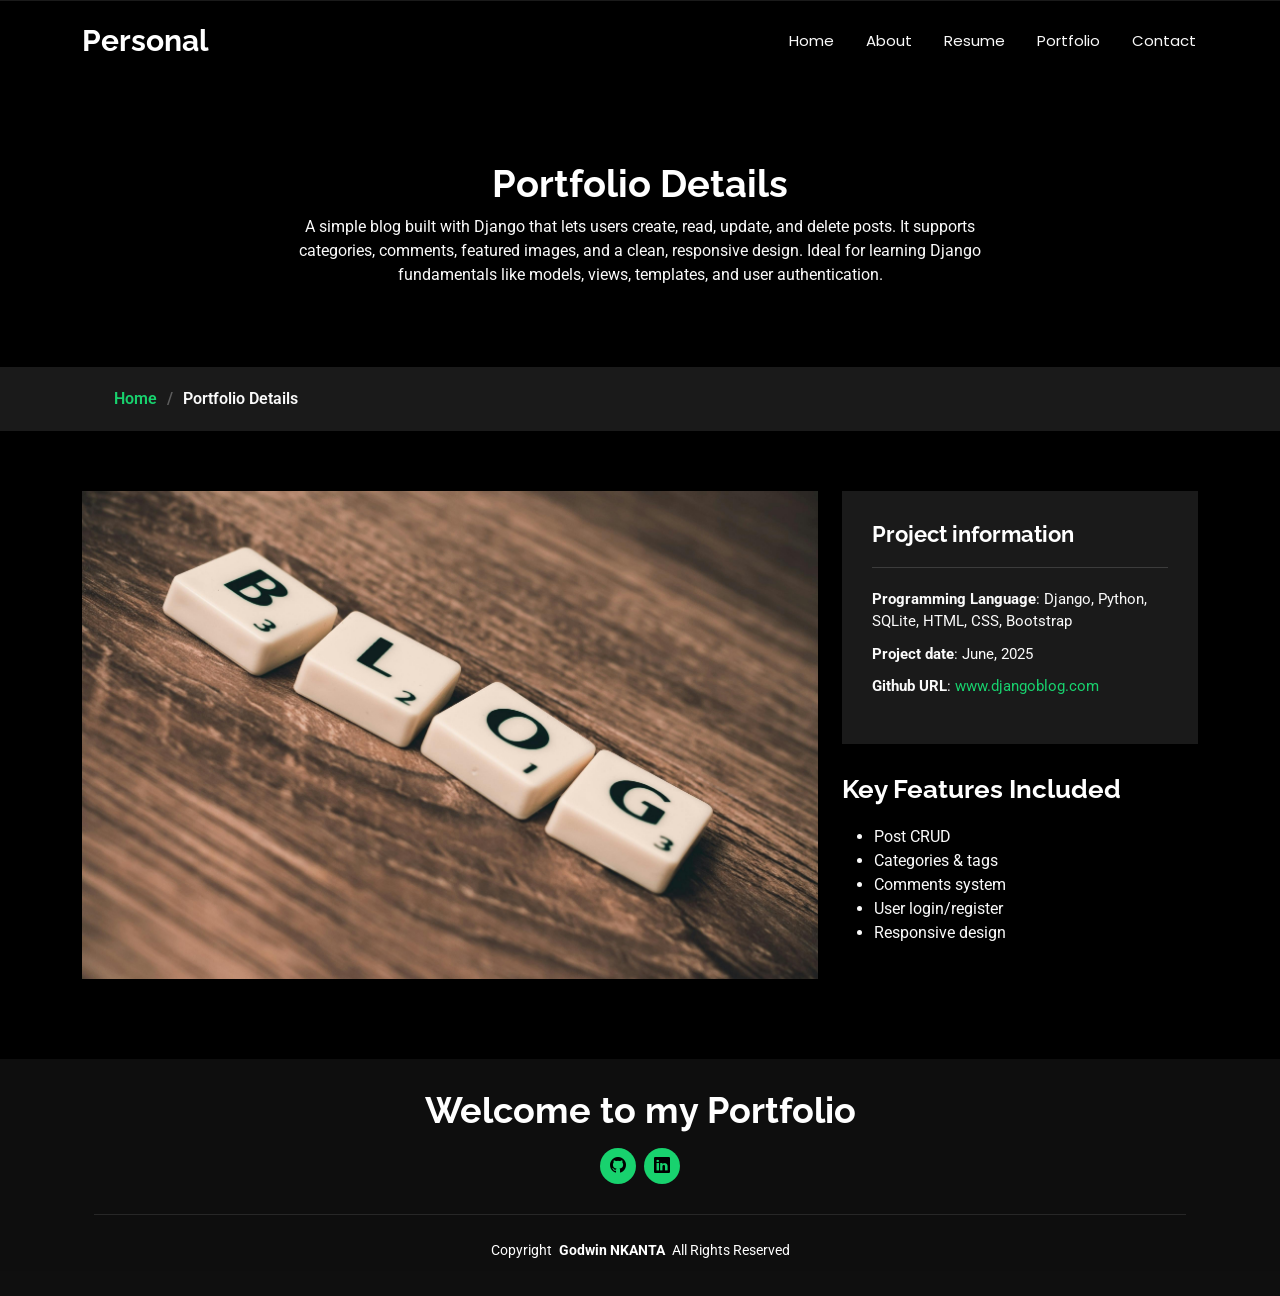
<file: portfolio-details3.html>
<!DOCTYPE html>
<html lang="en">

<head>
  <meta charset="utf-8">
  <meta content="width=device-width, initial-scale=1.0" name="viewport">
  <title>Portfolio Details - Godwin Nkanta Portfolio</title>
  <meta name="description" content="">
  <meta name="keywords" content="">

  <!-- Favicons -->
  <link href="assets/img/favicon.png" rel="icon">
  <link href="assets/img/apple-touch-icon.png" rel="apple-touch-icon">

  <!-- Fonts -->
  <link href="https://fonts.googleapis.com" rel="preconnect">
  <link href="https://fonts.gstatic.com" rel="preconnect" crossorigin>
  <link
    href="https://fonts.googleapis.com/css2?family=Roboto:ital,wght@0,100;0,300;0,400;0,500;0,700;0,900;1,100;1,300;1,400;1,500;1,700;1,900&family=Poppins:ital,wght@0,100;0,200;0,300;0,400;0,500;0,600;0,700;0,800;0,900;1,100;1,200;1,300;1,400;1,500;1,600;1,700;1,800;1,900&family=Raleway:ital,wght@0,100;0,200;0,300;0,400;0,500;0,600;0,700;0,800;0,900;1,100;1,200;1,300;1,400;1,500;1,600;1,700;1,800;1,900&display=swap"
    rel="stylesheet">

  <!-- Vendor CSS Files -->
  <link href="assets/vendor/bootstrap/css/bootstrap.min.css" rel="stylesheet">
  <link href="assets/vendor/bootstrap-icons/bootstrap-icons.css" rel="stylesheet">
  <link href="assets/vendor/aos/aos.css" rel="stylesheet">
  <link href="assets/vendor/swiper/swiper-bundle.min.css" rel="stylesheet">
  <link href="assets/vendor/glightbox/css/glightbox.min.css" rel="stylesheet">

  <!-- Main CSS File -->
  <link href="assets/css/main.css" rel="stylesheet">

  <!-- =======================================================
  * Template Name: Personal
  * Template URL: https://bootstrapmade.com/personal-free-resume-bootstrap-template/
  * Updated: Mar 05 2025 with Bootstrap v5.3.3
  * Author: BootstrapMade.com
  * License: https://bootstrapmade.com/license/
  ======================================================== -->
</head>

<body class="portfolio-details-page">

  <header id="header" class="header d-flex align-items-center fixed-top">
    <div class="container-fluid container-xl position-relative d-flex align-items-center justify-content-between">

      <a href="index.html" class="logo d-flex align-items-center">
        <!-- Uncomment the line below if you also wish to use an image logo -->
        <!-- <img src="assets/img/logo.webp" alt=""> -->
        <h1 class="sitename">Personal</h1>
      </a>

      <nav id="navmenu" class="navmenu">
        <ul>
          <li><a href="index.html">Home</a></li>
          <li><a href="about.html">About</a></li>
          <li><a href="resume.html">Resume</a></li>
          <li><a href="portfolio.html">Portfolio</a></li>
          <li><a href="contact.html">Contact</a></li>
        </ul>
        <i class="mobile-nav-toggle d-xl-none bi bi-list"></i>
      </nav>

    </div>
  </header>

  <main class="main">

    <!-- Page Title -->
    <div class="page-title" data-aos="fade">
      <div class="heading">
        <div class="container">
          <div class="row d-flex justify-content-center text-center">
            <div class="col-lg-8">
              <h1>Portfolio Details</h1>
              <p class="mb-0">A simple blog built with Django that lets users create, read, update, and delete posts. 
              It supports categories, comments, featured images, and a clean, responsive design.
               Ideal for learning Django fundamentals like models, views, templates, and user authentication.</p>
            </div>
          </div>
        </div>
      </div>
      <nav class="breadcrumbs">
        <div class="container">
          <ol>
            <li><a href="index.html">Home</a></li>
            <li class="current">Portfolio Details</li>
          </ol>
        </div>
      </nav>
    </div><!-- End Page Title -->

    <!-- Portfolio Details Section -->
    <section id="portfolio-details" class="portfolio-details section">

      <div class="container" data-aos="fade-up" data-aos-delay="100">

        <div class="row gy-4">

          <div class="col-lg-8">
            <div class="portfolio-details-slider swiper init-swiper">

              

              <div class="swiper-wrapper align-items-center">

                <div class="swiper-slide">
                  <img src="assets/img/portfolio/blog.jpg" alt="">
                </div>

           

              </div>
              <div class="swiper-pagination"></div>
            </div>
          </div>

          <div class="col-lg-4">
            <div class="portfolio-info" data-aos="fade-up" data-aos-delay="200">
              <h3>Project information</h3>
              <ul>
                <li><strong>Programming Language</strong>: Django, Python, SQLite, HTML, CSS, Bootstrap</li>
                <li><strong>Project date</strong>: June, 2025</li>
                <li><strong>Github URL</strong>: <a href="https://github.com/godwinlagutao/Django-Blog">www.djangoblog.com</a></li>

              </ul>
            </div>
        
            <div class="portfolio-description" data-aos="fade-up" data-aos-delay="300">
              <h2>Key Features Included</h2>
              <ul>
              <li>Post CRUD</li>
              <li>Categories & tags</li>
              <li>Comments system</li>
                <li>User login/register</li>
                <li>Responsive design</li>
              



              </ul>
            </div>
          </div>

        </div>

      </div>

    </section><!-- /Portfolio Details Section -->

  </main>

  <footer id="footer" class="footer dark-background">
    <div class="container">
      <h3 class="sitename">Welcome to my Portfolio</h3>
      
      <div class="social-links d-flex justify-content-center">
        <a href="https://github.com/godwinlagutao"><i class="bi bi-github"></i></a>
        <a href="https://www.linkedin.com/in/godwin-nkanta-7ba180201/"><i class="bi bi-linkedin"></i></a>
      </div>
      <div class="container">
        <div class="copyright">
          <span>Copyright</span> <strong class="px-1 sitename">Godwin NKANTA</strong> <span>All Rights Reserved</span>
        </div>
        <div class="credits">
          <!-- All the links in the footer should remain intact. -->
          <!-- You can delete the links only if you've purchased the pro version. -->
          <!-- Licensing information: https://bootstrapmade.com/license/ -->
          <!-- Purchase the pro version with working PHP/AJAX contact form: [buy-url] -->
          
        </div>
      </div>
    </div>
  </footer>

  <!-- Scroll Top -->
  <a href="#" id="scroll-top" class="scroll-top d-flex align-items-center justify-content-center"><i
      class="bi bi-arrow-up-short"></i></a>

  <!-- Preloader -->
  <div id="preloader"></div>

  <!-- Vendor JS Files -->
  <script src="assets/vendor/bootstrap/js/bootstrap.bundle.min.js"></script>
  <script src="assets/vendor/php-email-form/validate.js"></script>
  <script src="assets/vendor/aos/aos.js"></script>
  <script src="assets/vendor/typed.js/typed.umd.js"></script>
  <script src="assets/vendor/purecounter/purecounter_vanilla.js"></script>
  <script src="assets/vendor/waypoints/noframework.waypoints.js"></script>
  <script src="assets/vendor/swiper/swiper-bundle.min.js"></script>
  <script src="assets/vendor/glightbox/js/glightbox.min.js"></script>
  <script src="assets/vendor/imagesloaded/imagesloaded.pkgd.min.js"></script>
  <script src="assets/vendor/isotope-layout/isotope.pkgd.min.js"></script>

  <!-- Main JS File -->
  <script src="assets/js/main.js"></script>

</body>

</html>
</file>
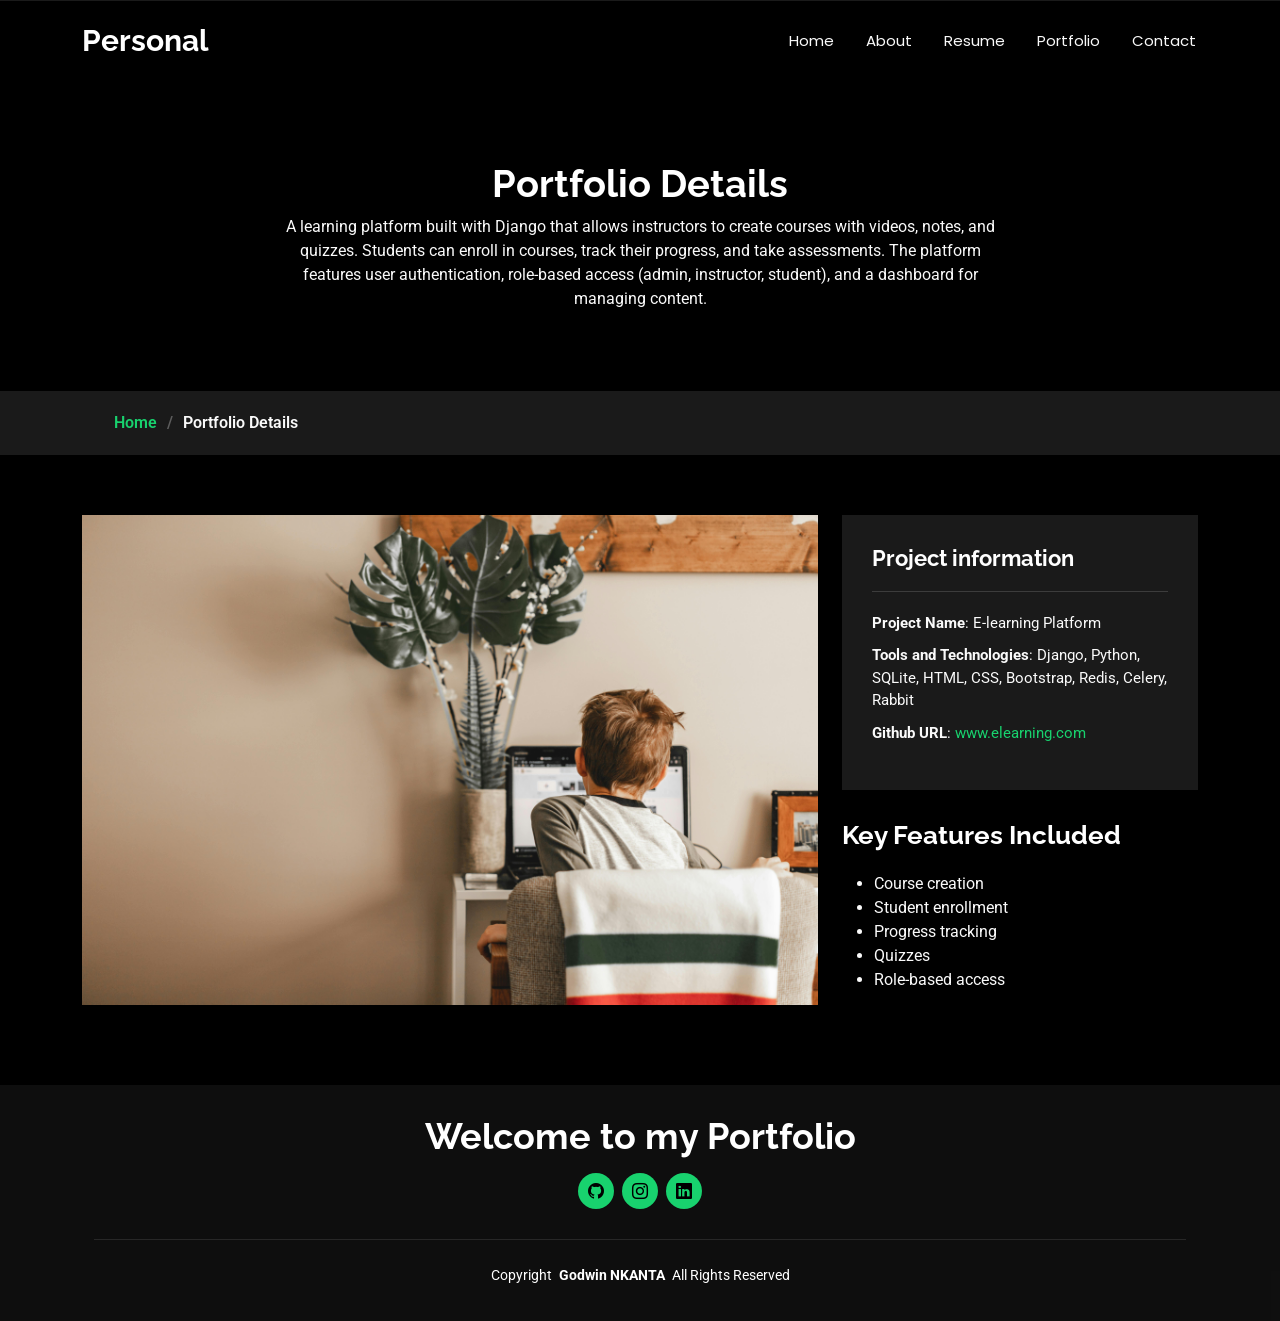
<file: portfolio-details4.html>
<!DOCTYPE html>
<html lang="en">

<head>
  <meta charset="utf-8">
  <meta content="width=device-width, initial-scale=1.0" name="viewport">
  <title>Portfolio Details - Godwin Nkanta Portfolio</title>
  <meta name="description" content="">
  <meta name="keywords" content="">

  <!-- Favicons -->
  <link href="assets/img/favicon.png" rel="icon">
  <link href="assets/img/apple-touch-icon.png" rel="apple-touch-icon">

  <!-- Fonts -->
  <link href="https://fonts.googleapis.com" rel="preconnect">
  <link href="https://fonts.gstatic.com" rel="preconnect" crossorigin>
  <link
    href="https://fonts.googleapis.com/css2?family=Roboto:ital,wght@0,100;0,300;0,400;0,500;0,700;0,900;1,100;1,300;1,400;1,500;1,700;1,900&family=Poppins:ital,wght@0,100;0,200;0,300;0,400;0,500;0,600;0,700;0,800;0,900;1,100;1,200;1,300;1,400;1,500;1,600;1,700;1,800;1,900&family=Raleway:ital,wght@0,100;0,200;0,300;0,400;0,500;0,600;0,700;0,800;0,900;1,100;1,200;1,300;1,400;1,500;1,600;1,700;1,800;1,900&display=swap"
    rel="stylesheet">

  <!-- Vendor CSS Files -->
  <link href="assets/vendor/bootstrap/css/bootstrap.min.css" rel="stylesheet">
  <link href="assets/vendor/bootstrap-icons/bootstrap-icons.css" rel="stylesheet">
  <link href="assets/vendor/aos/aos.css" rel="stylesheet">
  <link href="assets/vendor/swiper/swiper-bundle.min.css" rel="stylesheet">
  <link href="assets/vendor/glightbox/css/glightbox.min.css" rel="stylesheet">

  <!-- Main CSS File -->
  <link href="assets/css/main.css" rel="stylesheet">

  <!-- =======================================================
  * Template Name: Personal
  * Template URL: https://bootstrapmade.com/personal-free-resume-bootstrap-template/
  * Updated: Mar 05 2025 with Bootstrap v5.3.3
  * Author: BootstrapMade.com
  * License: https://bootstrapmade.com/license/
  ======================================================== -->
</head>

<body class="portfolio-details-page">

  <header id="header" class="header d-flex align-items-center fixed-top">
    <div class="container-fluid container-xl position-relative d-flex align-items-center justify-content-between">

      <a href="index.html" class="logo d-flex align-items-center">
        <!-- Uncomment the line below if you also wish to use an image logo -->
        <!-- <img src="assets/img/logo.webp" alt=""> -->
        <h1 class="sitename">Personal</h1>
      </a>

      <nav id="navmenu" class="navmenu">
        <ul>
          <li><a href="index.html">Home</a></li>
          <li><a href="about.html">About</a></li>
          <li><a href="resume.html">Resume</a></li>
          <li><a href="portfolio.html">Portfolio</a></li>
          <li><a href="contact.html">Contact</a></li>
        </ul>
        <i class="mobile-nav-toggle d-xl-none bi bi-list"></i>
      </nav>

    </div>
  </header>

  <main class="main">

    <!-- Page Title -->
    <div class="page-title" data-aos="fade">
      <div class="heading">
        <div class="container">
          <div class="row d-flex justify-content-center text-center">
            <div class="col-lg-8">
              <h1>Portfolio Details</h1>
              <p class="mb-0">A learning platform built with Django that allows 
              instructors to create courses with videos, notes, and quizzes. Students can enroll in courses, track their progress, and take assessments. The platform features user authentication, 
              role-based access (admin, instructor, student), and a dashboard for managing content.</p>
            </div>
          </div>
        </div>
      </div>
      <nav class="breadcrumbs">
        <div class="container">
          <ol>
            <li><a href="index.html">Home</a></li>
            <li class="current">Portfolio Details</li>
          </ol>
        </div>
      </nav>
    </div><!-- End Page Title -->

    <!-- Portfolio Details Section -->
    <section id="portfolio-details" class="portfolio-details section">

      <div class="container" data-aos="fade-up" data-aos-delay="100">

        <div class="row gy-4">

          <div class="col-lg-8">
            <div class="portfolio-details-slider swiper init-swiper">

              

              <div class="swiper-wrapper align-items-center">

                <div class="swiper-slide">
                  <img src="assets/img/portfolio/elearning.jpg" alt="">
                </div>

                
              </div>
              <div class="swiper-pagination"></div>
            </div>
          </div>

          <div class="col-lg-4">
            <div class="portfolio-info" data-aos="fade-up" data-aos-delay="200">
              <h3>Project information</h3>
              <ul>
                <li><strong>Project Name</strong>: E-learning Platform</li>
                <li><strong>Tools and Technologies</strong>: Django, Python, SQLite, HTML, CSS, Bootstrap, Redis, Celery, Rabbit</li>
                <li><strong>Github URL</strong>: <a href="https://github.com/godwinlagutao/Online-Shop">www.elearning.com</a></li>
              </ul>
            </div>
            <div class="portfolio-description" data-aos="fade-up" data-aos-delay="300">
              <h2>Key Features Included</h2>
              <ul>
              <li>Course creation</li>
              <li>Student enrollment</li>
              <li>Progress tracking</li>
              <li>Quizzes</li>
              <li>Role-based access</li>

              </ul>
            </div>
          </div>

        </div>

      </div>

    </section><!-- /Portfolio Details Section -->

  </main>

  <footer id="footer" class="footer dark-background">
    <div class="container">
      <h3 class="sitename">Welcome to my Portfolio</h3>
      
      <div class="social-links d-flex justify-content-center">
        <a href="https://github.com/godwinlagutao"><i class="bi bi-github"></i></a>
        <a href="https://www.instagram.com/godwinlagutao.dev/"><i class="bi bi-instagram"></i></a>
        <a href="https://www.linkedin.com/in/godwin-nkanta-7ba180201/"><i class="bi bi-linkedin"></i></a>
      </div>
      <div class="container">
        <div class="copyright">
          <span>Copyright</span> <strong class="px-1 sitename">Godwin NKANTA</strong> <span>All Rights Reserved</span>
        </div>
        <div class="credits">
          <!-- All the links in the footer should remain intact. -->
          <!-- You can delete the links only if you've purchased the pro version. -->
          <!-- Licensing information: https://bootstrapmade.com/license/ -->
          <!-- Purchase the pro version with working PHP/AJAX contact form: [buy-url] -->
          
        </div>
      </div>
    </div>
  </footer>

  <!-- Scroll Top -->
  <a href="#" id="scroll-top" class="scroll-top d-flex align-items-center justify-content-center"><i
      class="bi bi-arrow-up-short"></i></a>

  <!-- Preloader -->
  <div id="preloader"></div>

  <!-- Vendor JS Files -->
  <script src="assets/vendor/bootstrap/js/bootstrap.bundle.min.js"></script>
  <script src="assets/vendor/php-email-form/validate.js"></script>
  <script src="assets/vendor/aos/aos.js"></script>
  <script src="assets/vendor/typed.js/typed.umd.js"></script>
  <script src="assets/vendor/purecounter/purecounter_vanilla.js"></script>
  <script src="assets/vendor/waypoints/noframework.waypoints.js"></script>
  <script src="assets/vendor/swiper/swiper-bundle.min.js"></script>
  <script src="assets/vendor/glightbox/js/glightbox.min.js"></script>
  <script src="assets/vendor/imagesloaded/imagesloaded.pkgd.min.js"></script>
  <script src="assets/vendor/isotope-layout/isotope.pkgd.min.js"></script>

  <!-- Main JS File -->
  <script src="assets/js/main.js"></script>

</body>

</html>
</file>
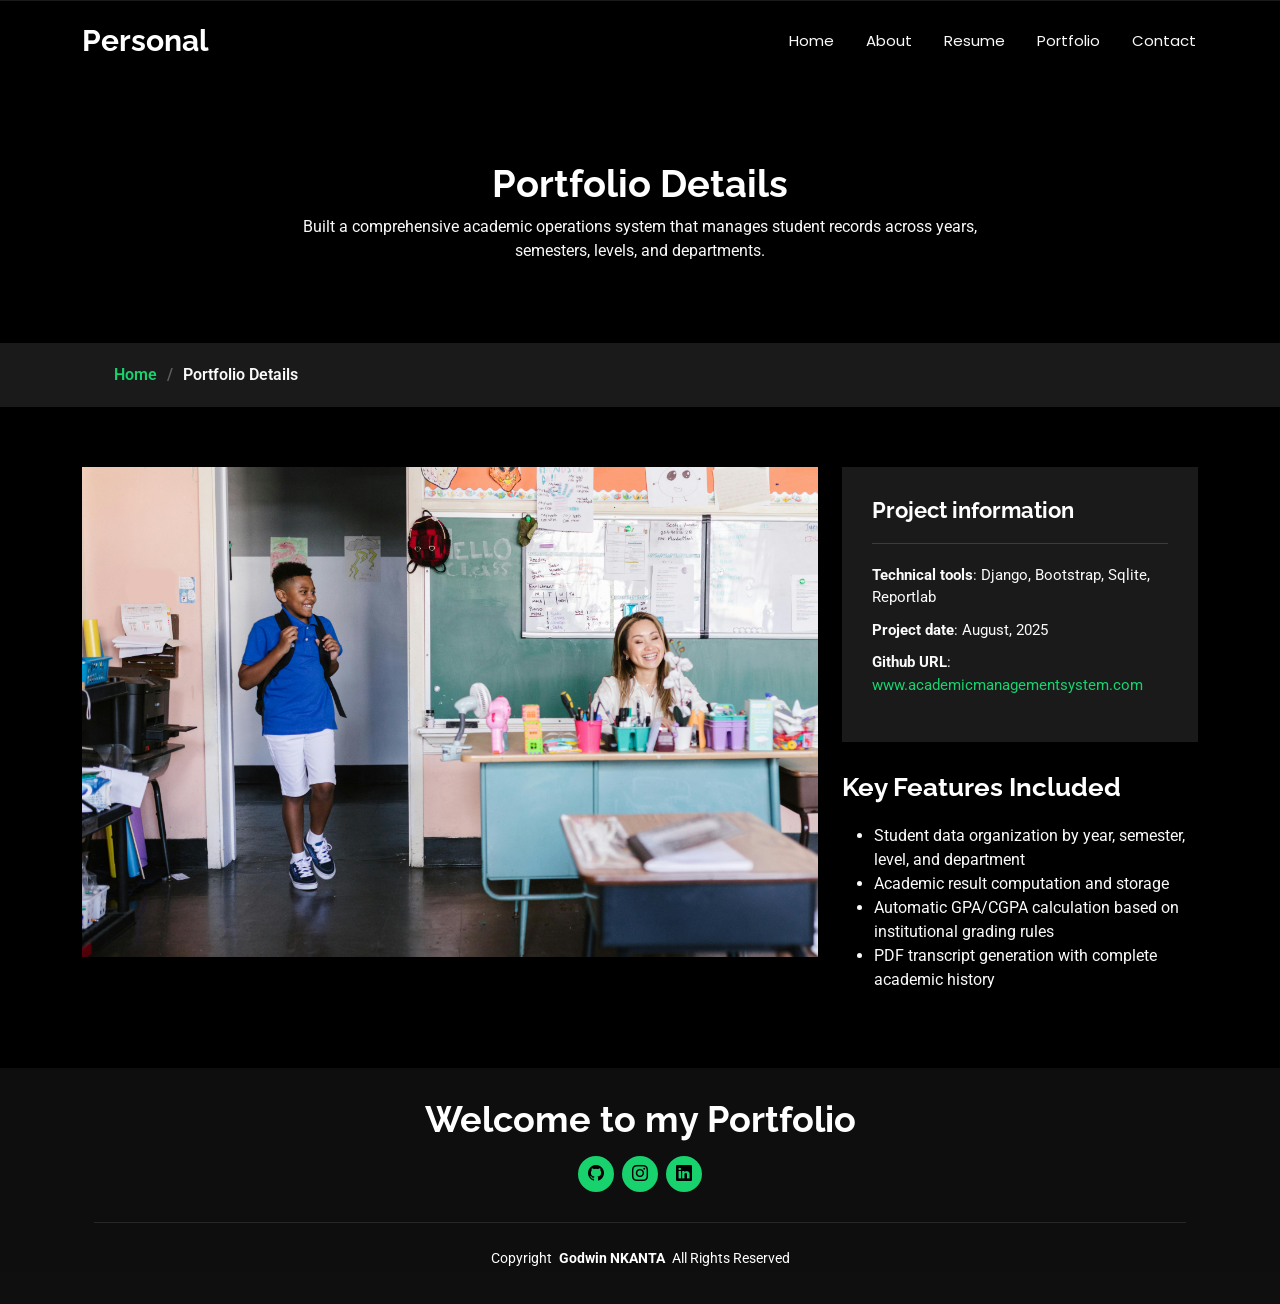
<file: portfolio-details5.html>
<!DOCTYPE html>
<html lang="en">

<head>
  <meta charset="utf-8">
  <meta content="width=device-width, initial-scale=1.0" name="viewport">
  <title>Portfolio Details - Godwin Nkanta Portfolio</title>
  <meta name="description" content="">
  <meta name="keywords" content="">

  <!-- Favicons -->
  <link href="assets/img/favicon.png" rel="icon">
  <link href="assets/img/apple-touch-icon.png" rel="apple-touch-icon">

  <!-- Fonts -->
  <link href="https://fonts.googleapis.com" rel="preconnect">
  <link href="https://fonts.gstatic.com" rel="preconnect" crossorigin>
  <link
    href="https://fonts.googleapis.com/css2?family=Roboto:ital,wght@0,100;0,300;0,400;0,500;0,700;0,900;1,100;1,300;1,400;1,500;1,700;1,900&family=Poppins:ital,wght@0,100;0,200;0,300;0,400;0,500;0,600;0,700;0,800;0,900;1,100;1,200;1,300;1,400;1,500;1,600;1,700;1,800;1,900&family=Raleway:ital,wght@0,100;0,200;0,300;0,400;0,500;0,600;0,700;0,800;0,900;1,100;1,200;1,300;1,400;1,500;1,600;1,700;1,800;1,900&display=swap"
    rel="stylesheet">

  <!-- Vendor CSS Files -->
  <link href="assets/vendor/bootstrap/css/bootstrap.min.css" rel="stylesheet">
  <link href="assets/vendor/bootstrap-icons/bootstrap-icons.css" rel="stylesheet">
  <link href="assets/vendor/aos/aos.css" rel="stylesheet">
  <link href="assets/vendor/swiper/swiper-bundle.min.css" rel="stylesheet">
  <link href="assets/vendor/glightbox/css/glightbox.min.css" rel="stylesheet">

  <!-- Main CSS File -->
  <link href="assets/css/main.css" rel="stylesheet">

  <!-- =======================================================
  * Template Name: Personal
  * Template URL: https://bootstrapmade.com/personal-free-resume-bootstrap-template/
  * Updated: Mar 05 2025 with Bootstrap v5.3.3
  * Author: BootstrapMade.com
  * License: https://bootstrapmade.com/license/
  ======================================================== -->
</head>

<body class="portfolio-details-page">

  <header id="header" class="header d-flex align-items-center fixed-top">
    <div class="container-fluid container-xl position-relative d-flex align-items-center justify-content-between">

      <a href="index.html" class="logo d-flex align-items-center">
        <!-- Uncomment the line below if you also wish to use an image logo -->
        <!-- <img src="assets/img/logo.webp" alt=""> -->
        <h1 class="sitename">Personal</h1>
      </a>

      <nav id="navmenu" class="navmenu">
        <ul>
          <li><a href="index.html">Home</a></li>
          <li><a href="about.html">About</a></li>
          <li><a href="resume.html">Resume</a></li>
          <li><a href="portfolio.html">Portfolio</a></li>
          <li><a href="contact.html">Contact</a></li>
        </ul>
        <i class="mobile-nav-toggle d-xl-none bi bi-list"></i>
      </nav>

    </div>
  </header>

  <main class="main">

    <!-- Page Title -->
    <div class="page-title" data-aos="fade">
      <div class="heading">
        <div class="container">
          <div class="row d-flex justify-content-center text-center">
            <div class="col-lg-8">
              <h1>Portfolio Details</h1>
              <p class="mb-0">Built a comprehensive academic operations system that manages student records across years, semesters, levels, and departments.</p>
            </div>
          </div>
        </div>
      </div>
      <nav class="breadcrumbs">
        <div class="container">
          <ol>
            <li><a href="index.html">Home</a></li>
            <li class="current">Portfolio Details</li>
          </ol>
        </div>
      </nav>
    </div><!-- End Page Title -->

    <!-- Portfolio Details Section -->
    <section id="portfolio-details" class="portfolio-details section">

      <div class="container" data-aos="fade-up" data-aos-delay="100">

        <div class="row gy-4">

          <div class="col-lg-8">
            <div class="portfolio-details-slider swiper init-swiper">

              

              <div class="swiper-wrapper align-items-center">

                <div class="swiper-slide">
                  <img src="assets/img/portfolio/pexels-rdne-8500309.jpg" alt="">
                </div>

           

              </div>
              <div class="swiper-pagination"></div>
            </div>
          </div>

          <div class="col-lg-4">
            <div class="portfolio-info" data-aos="fade-up" data-aos-delay="200">
              <h3>Project information</h3>
              <ul>
                <li><strong>Technical tools</strong>: Django, Bootstrap, Sqlite, Reportlab</li>
                <li><strong>Project date</strong>: August, 2025</li>
                <li><strong>Github URL</strong>: <a href="https://github.com/godwinlagutao/academic-operations-system">www.academicmanagementsystem.com</a></li>

              </ul>
            </div>
        
            <div class="portfolio-description" data-aos="fade-up" data-aos-delay="300">
              <h2>Key Features Included</h2>
              <ul>
              <li>Student data organization by year, semester, level, and department</li>
              <li>Academic result computation and storage</li>
              <li>Automatic GPA/CGPA calculation based on institutional grading rules</li>
              <li>PDF transcript generation with complete academic history</li>
              



              </ul>
            </div>
          </div>

        </div>

      </div>

    </section><!-- /Portfolio Details Section -->

  </main>

  <footer id="footer" class="footer dark-background">
    <div class="container">
      <h3 class="sitename">Welcome to my Portfolio</h3>
      
      <div class="social-links d-flex justify-content-center">
        <a href="https://github.com/godwinlagutao"><i class="bi bi-github"></i></a>
        <a href="https://www.instagram.com/godwinlagutao.dev/"><i class="bi bi-instagram"></i></a>
        <a href="https://www.linkedin.com/in/godwin-nkanta-7ba180201/"><i class="bi bi-linkedin"></i></a>
      </div>
      <div class="container">
        <div class="copyright">
          <span>Copyright</span> <strong class="px-1 sitename">Godwin NKANTA</strong> <span>All Rights Reserved</span>
        </div>
        <div class="credits">
          <!-- All the links in the footer should remain intact. -->
          <!-- You can delete the links only if you've purchased the pro version. -->
          <!-- Licensing information: https://bootstrapmade.com/license/ -->
          <!-- Purchase the pro version with working PHP/AJAX contact form: [buy-url] -->
          
        </div>
      </div>
    </div>
  </footer>

  <!-- Scroll Top -->
  <a href="#" id="scroll-top" class="scroll-top d-flex align-items-center justify-content-center"><i
      class="bi bi-arrow-up-short"></i></a>

  <!-- Preloader -->
  <div id="preloader"></div>

  <!-- Vendor JS Files -->
  <script src="assets/vendor/bootstrap/js/bootstrap.bundle.min.js"></script>
  <script src="assets/vendor/php-email-form/validate.js"></script>
  <script src="assets/vendor/aos/aos.js"></script>
  <script src="assets/vendor/typed.js/typed.umd.js"></script>
  <script src="assets/vendor/purecounter/purecounter_vanilla.js"></script>
  <script src="assets/vendor/waypoints/noframework.waypoints.js"></script>
  <script src="assets/vendor/swiper/swiper-bundle.min.js"></script>
  <script src="assets/vendor/glightbox/js/glightbox.min.js"></script>
  <script src="assets/vendor/imagesloaded/imagesloaded.pkgd.min.js"></script>
  <script src="assets/vendor/isotope-layout/isotope.pkgd.min.js"></script>

  <!-- Main JS File -->
  <script src="assets/js/main.js"></script>

</body>

</html>
</file>
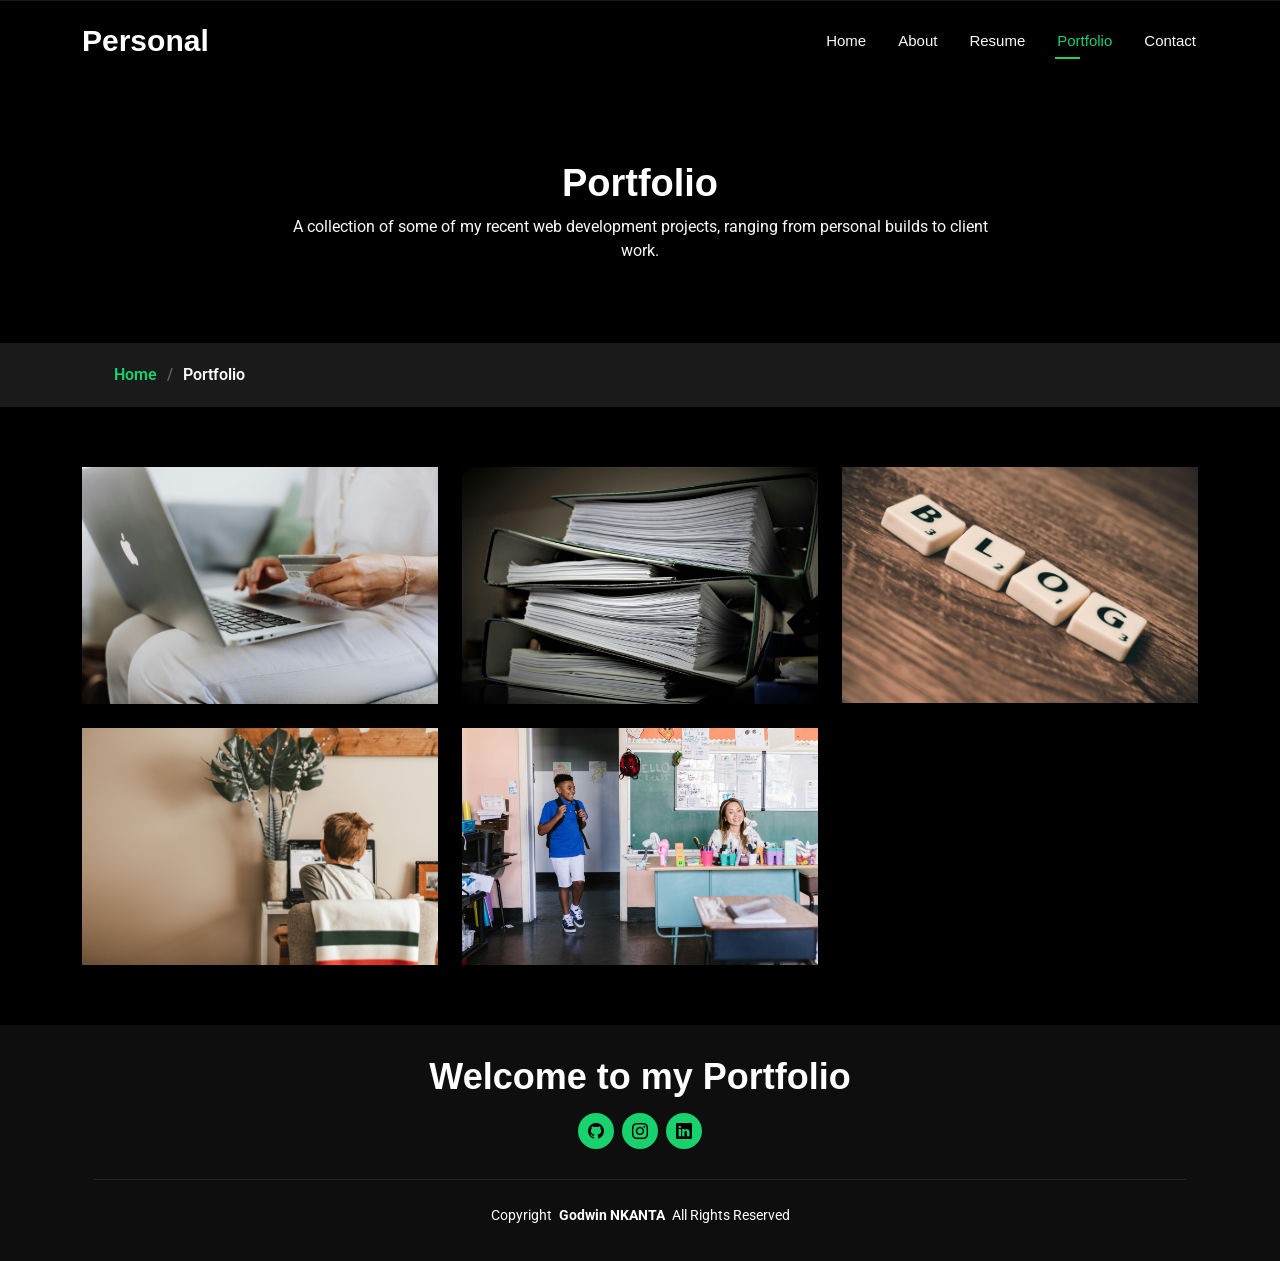
<file: portfolio.html>
<!DOCTYPE html>
<html lang="en">

<head>
  <meta charset="utf-8">
  <meta content="width=device-width, initial-scale=1.0" name="viewport">
  <title>Portfolio - Godwin Nkanta Portfolio</title>
  <meta name="description" content="">
  <meta name="keywords" content="">

  <!-- Favicons -->
  <link href="assets/img/favicon.png" rel="icon">
  <link href="assets/img/apple-touch-icon.png" rel="apple-touch-icon">

  <!-- Fonts -->
  <link href="https://fonts.googleapis.com" rel="preconnect">
  <link href="https://fonts.gstatic.com" rel="preconnect" crossorigin>
  <link href="https://fonts.googleapis.com/css2?family=Roboto:wght@300;400;500;700&display=swap" rel="stylesheet">

  <!-- Vendor CSS Files -->
  <link href="assets/vendor/bootstrap/css/bootstrap.min.css" rel="stylesheet">
  <link href="assets/vendor/bootstrap-icons/bootstrap-icons.css" rel="stylesheet">

  <!-- Main CSS File -->
  <link href="assets/css/main.css" rel="stylesheet">
</head>

<body class="portfolio-page">

  <header id="header" class="header d-flex align-items-center fixed-top">
    <div class="container-fluid container-xl position-relative d-flex align-items-center justify-content-between">
      <a href="index.html" class="logo d-flex align-items-center">
        <h1 class="sitename">Personal</h1>
      </a>

      <nav id="navmenu" class="navmenu">
        <ul>
          <li><a href="index.html">Home</a></li>
          <li><a href="about.html">About</a></li>
          <li><a href="resume.html">Resume</a></li>
          <li><a href="portfolio.html" class="active">Portfolio</a></li>
          <li><a href="contact.html">Contact</a></li>
        </ul>
        <i class="mobile-nav-toggle d-xl-none bi bi-list"></i>
      </nav>
    </div>
  </header>

  <main class="main">

    <!-- Page Title -->
    <div class="page-title">
      <div class="heading">
        <div class="container">
          <div class="row d-flex justify-content-center text-center">
            <div class="col-lg-8">
              <h1>Portfolio</h1>
              <p class="mb-0">A collection of some of my recent web development projects, ranging from personal builds to client work.</p>
            </div>
          </div>
        </div>
      </div>
      <nav class="breadcrumbs">
        <div class="container">
          <ol>
            <li><a href="index.html">Home</a></li>
            <li class="current">Portfolio</li>
          </ol>
        </div>
      </nav>
    </div>

    <!-- Portfolio Section -->
    <section id="portfolio" class="portfolio section">
      <div class="container">
        <div class="row gy-4">

          <div class="col-lg-4 col-md-6">
            <div class="portfolio-content h-100">
              <img src="assets/img/portfolio/E-commerce.jpg" class="img-fluid" alt="Project 1">
              <div class="portfolio-info">
                <h4>Project 1</h4>
                <p>E-commerce Site</p>
                <a href="portfolio-details1.html" class="details-link">
                  <i class="bi bi-link-45deg"></i> 
                </a>
              </div>
            </div>
          </div>


          <div class="col-lg-4 col-md-6">
            <div class="portfolio-content h-100">
              <img src="assets/img/portfolio/schoolfees.jpg" class="img-fluid" alt="Project 2">
              <div class="portfolio-info">
                <h4>Project 2</h4>
                <p>School Fee Management System.</p>
                <a href="portfolio-details2.html" class="details-link">
                  <i class="bi bi-link-45deg"></i> 
                </a>
              </div>
            </div>
          </div>

          <div class="col-lg-4 col-md-6">
            <div class="portfolio-content h-100">
              <img src="assets/img/portfolio/blog.jpg" class="img-fluid" alt="Project 4">
              <div class="portfolio-info">
                <h4>Project 3</h4>
                <p>Django Blog App</p>
                <a href="portfolio-details3.html" class="details-link">
                  <i class="bi bi-link-45deg"></i> 
                </a>
              </div>
            </div>
          </div>

          <div class="col-lg-4 col-md-6">
            <div class="portfolio-content h-100">
              <img src="assets/img/portfolio/elearning.jpg" class="img-fluid" alt="Project 2">
              <div class="portfolio-info">
                <h4>Project 4</h4>
                <p>E-learning Platform</p>
                <a href="portfolio-details4.html" class="details-link">
                  <i class="bi bi-link-45deg"></i> 
                </a>
              </div>
            </div>
          </div>

          <div class="col-lg-4 col-md-6">
            <div class="portfolio-content h-100">
              <img src="assets/img/portfolio/pexels-rdne-8500309.jpg" class="img-fluid" alt="Project 2">
              <div class="portfolio-info">
                <h4>Project 5</h4>
                <p>Academic Management System </p>
                <a href="portfolio-details5.html" class="details-link">
                  <i class="bi bi-link-45deg"></i> 
                </a>
              </div>
            </div>
          </div>

          <!-- Add more projects as needed -->

        </div>
      </div>
    </section>

  </main>

  <footer id="footer" class="footer dark-background">
    <div class="container">
      <h3 class="sitename">Welcome to my Portfolio</h3>
      
      <div class="social-links d-flex justify-content-center">
        <a href="https://github.com/godwinlagutao"><i class="bi bi-github"></i></a>
        <a href="https://www.instagram.com/godwinlagutao.dev/"><i class="bi bi-instagram"></i></a>
        <a href="https://www.linkedin.com/in/godwin-nkanta-7ba180201/"><i class="bi bi-linkedin"></i></a>
      </div>
      <div class="container">
        <div class="copyright">
          <span>Copyright</span> <strong class="px-1 sitename">Godwin NKANTA</strong> <span>All Rights Reserved</span>
        </div>
        <div class="credits">
          <!-- All the links in the footer should remain intact. -->
          <!-- You can delete the links only if you've purchased the pro version. -->
          <!-- Licensing information: https://bootstrapmade.com/license/ -->
          <!-- Purchase the pro version with working PHP/AJAX contact form: [buy-url] -->
          
        </div>
      </div>
    </div>
  </footer>

  <!-- Scroll Top -->
  <a href="#" id="scroll-top" class="scroll-top d-flex align-items-center justify-content-center">
    <i class="bi bi-arrow-up-short"></i>
  </a>

  <!-- Preloader -->
  <div id="preloader"></div>

  <!-- Required JS Files -->
  <script src="assets/vendor/bootstrap/js/bootstrap.bundle.min.js"></script>
  <script src="assets/vendor/php-email-form/validate.js"></script>

  <!-- Main JS File -->
  <script src="assets/js/main.js"></script>

</body>

</html>
</file>
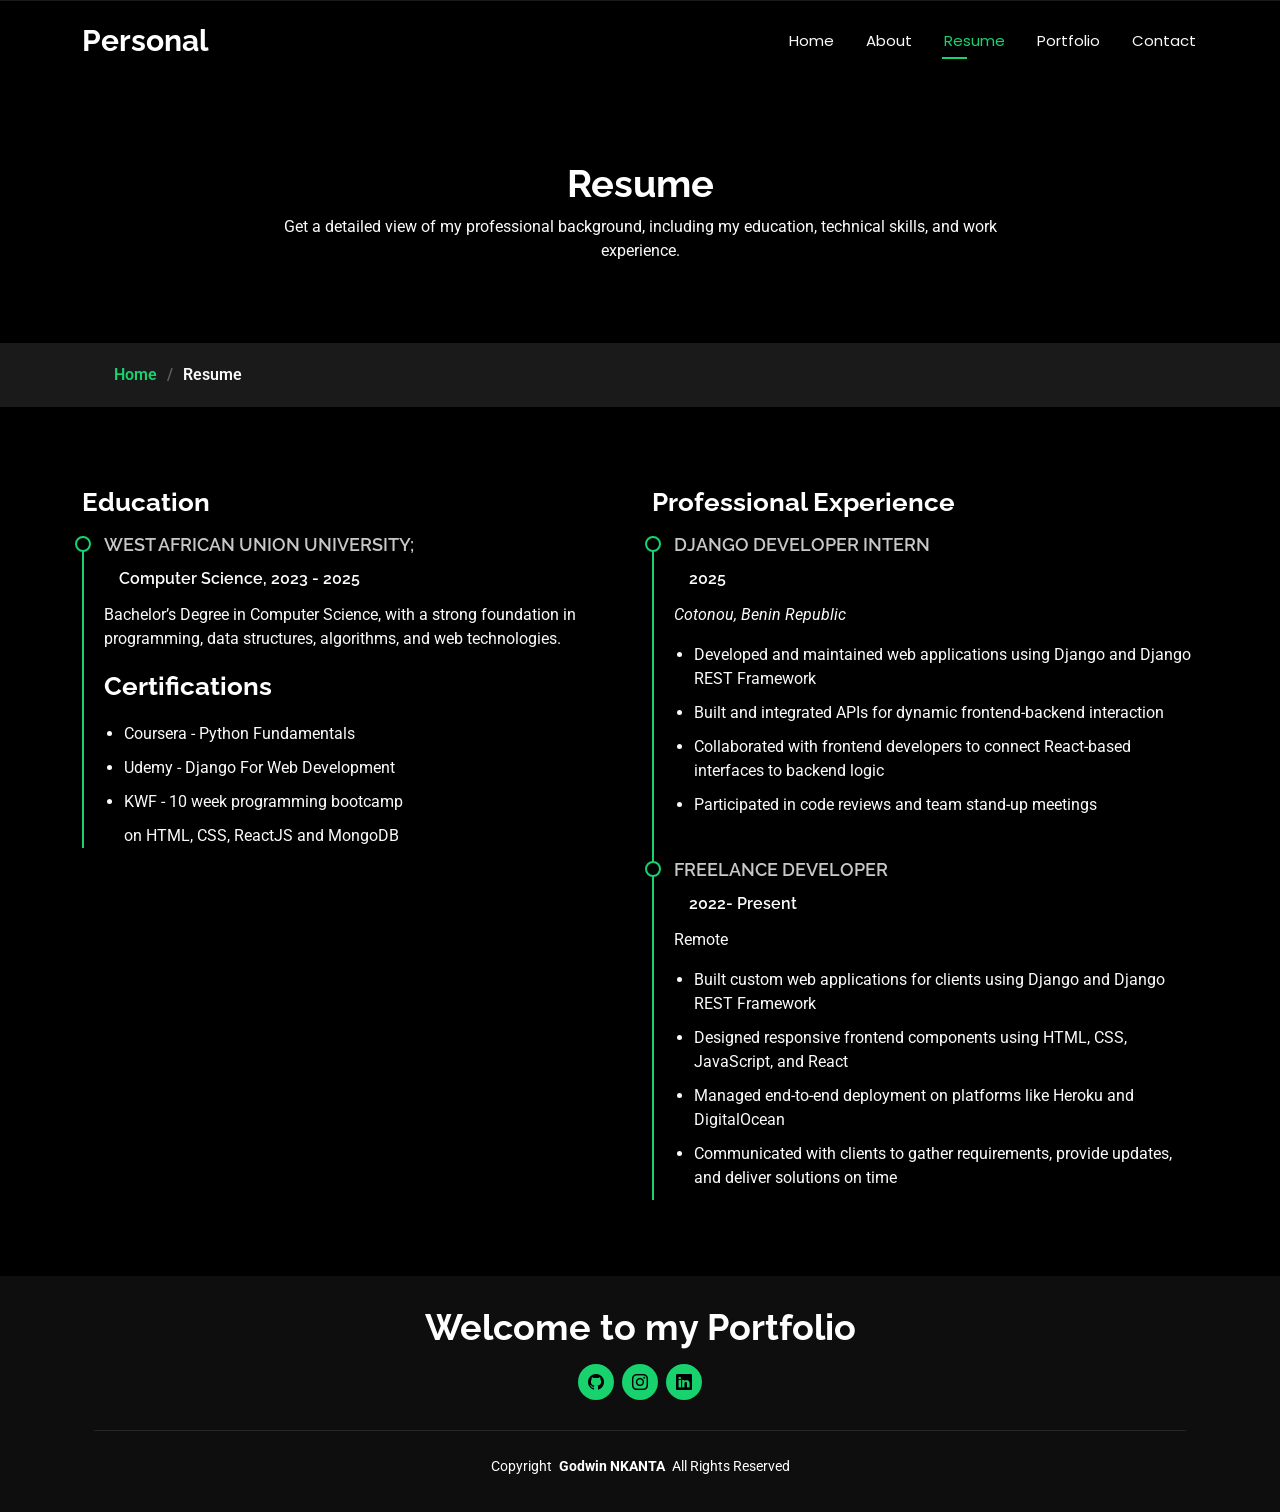
<file: resume.html>
<!DOCTYPE html>
<html lang="en">

<head>
  <meta charset="utf-8">
  <meta content="width=device-width, initial-scale=1.0" name="viewport">
  <title>Resume - Godwin Nkanta Portfolio</title>
  <meta name="description" content="">
  <meta name="keywords" content="">

  <!-- Favicons -->
  <link href="assets/img/favicon.png" rel="icon">
  <link href="assets/img/apple-touch-icon.png" rel="apple-touch-icon">

  <!-- Fonts -->
  <link href="https://fonts.googleapis.com" rel="preconnect">
  <link href="https://fonts.gstatic.com" rel="preconnect" crossorigin>
  <link
    href="https://fonts.googleapis.com/css2?family=Roboto:ital,wght@0,100;0,300;0,400;0,500;0,700;0,900;1,100;1,300;1,400;1,500;1,700;1,900&family=Poppins:ital,wght@0,100;0,200;0,300;0,400;0,500;0,600;0,700;0,800;0,900;1,100;1,200;1,300;1,400;1,500;1,600;1,700;1,800;1,900&family=Raleway:ital,wght@0,100;0,200;0,300;0,400;0,500;0,600;0,700;0,800;0,900;1,100;1,200;1,300;1,400;1,500;1,600;1,700;1,800;1,900&display=swap"
    rel="stylesheet">

  <!-- Vendor CSS Files -->
  <link href="assets/vendor/bootstrap/css/bootstrap.min.css" rel="stylesheet">
  <link href="assets/vendor/bootstrap-icons/bootstrap-icons.css" rel="stylesheet">
  <link href="assets/vendor/aos/aos.css" rel="stylesheet">
  <link href="assets/vendor/swiper/swiper-bundle.min.css" rel="stylesheet">
  <link href="assets/vendor/glightbox/css/glightbox.min.css" rel="stylesheet">

  <!-- Main CSS File -->
  <link href="assets/css/main.css" rel="stylesheet">

  <!-- =======================================================
  * Template Name: Personal
  * Template URL: https://bootstrapmade.com/personal-free-resume-bootstrap-template/
  * Updated: Mar 05 2025 with Bootstrap v5.3.3
  * Author: BootstrapMade.com
  * License: https://bootstrapmade.com/license/
  ======================================================== -->
</head>

<body class="resume-page">

  <header id="header" class="header d-flex align-items-center fixed-top">
    <div class="container-fluid container-xl position-relative d-flex align-items-center justify-content-between">

      <a href="index.html" class="logo d-flex align-items-center">
        <!-- Uncomment the line below if you also wish to use an image logo -->
        <!-- <img src="assets/img/logo.webp" alt=""> -->
        <h1 class="sitename">Personal</h1>
      </a>

      <nav id="navmenu" class="navmenu">
        <ul>
          <li><a href="index.html">Home</a></li>
          <li><a href="about.html">About</a></li>
          <li><a href="resume.html" class="active">Resume</a></li>
          <li><a href="portfolio.html">Portfolio</a></li>
          <li><a href="contact.html">Contact</a></li>
        </ul>
        <i class="mobile-nav-toggle d-xl-none bi bi-list"></i>
      </nav>

    </div>
  </header>

  <main class="main">

    <!-- Page Title -->
    <div class="page-title" data-aos="fade">
      <div class="heading">
        <div class="container">
          <div class="row d-flex justify-content-center text-center">
            <div class="col-lg-8">
              <h1>Resume</h1>
              <p class="mb-0">Get a detailed view of my professional background, including my education, technical skills, and work experience. 
              </p>
            </div>
          </div>
        </div>
      </div>
      <nav class="breadcrumbs">
        <div class="container">
          <ol>
            <li><a href="index.html">Home</a></li>
            <li class="current">Resume</li>
          </ol>
        </div>
      </nav>
    </div><!-- End Page Title -->

    <!-- Resume Section -->
    <section id="resume" class="resume section">

      <div class="container">

        <div class="row">

          <div class="col-lg-6" data-aos="fade-up" data-aos-delay="100">
            <h3 class="resume-title">Education</h3>
            <div class="resume-item">
              <h4>West African Union University;</h4>
              <h5>Computer Science, 2023 - 2025</h5>
              <p>Bachelor’s Degree in Computer Science, with a strong foundation in programming, 
              data structures, algorithms, and web technologies.</p>

             <h3 class="resume-title">Certifications</h3>
             <ul>
             <li>Coursera - Python Fundamentals</li>
             <li>Udemy - Django For Web Development</li>
             <li>KWF - 10 week programming bootcamp</li>
on HTML, CSS, ReactJS and MongoDB 
            </ul>

            </div><!-- End Resume Item -->
          </div> <!-- ✅ Properly closing Education column -->
          
          <div class="col-lg-6" data-aos="fade-up" data-aos-delay="200">

            <h3 class="resume-title">Professional Experience</h3>
            <div class="resume-item">
              <h4>Django Developer Intern</h4>
              <h5>2025</h5>
              <p><em>Cotonou, Benin Republic </em></p>
              <ul>
                <li>Developed and maintained web applications using Django and Django REST Framework</li>
                <li>Built and integrated APIs for dynamic frontend-backend interaction </li>
                <li>Collaborated with frontend developers to connect React-based interfaces to backend logic</li>
                <li>Participated in code reviews and team stand-up meetings</li>
              </ul>
            </div><!-- Edn Resume Item -->

            <div class="resume-item">
              <h4>Freelance Developer</h4>
              <h5>2022- Present</h5>
              <p>Remote</em></p>
              <ul>
                <li>Built custom web applications for clients using Django and Django REST Framework</li>
                <li>Designed responsive frontend components using HTML, CSS, JavaScript, and React</li>
                <li>Managed end-to-end deployment on platforms like Heroku and DigitalOcean</li>
                <li>Communicated with clients to gather requirements, provide updates, and deliver solutions on time</li>
              </ul>
            </div><!-- Edn Resume Item -->

          </div>

        </div>

      </div>

    </section><!-- /Resume Section -->

  </main>

 <footer id="footer" class="footer dark-background">
    <div class="container">
      <h3 class="sitename">Welcome to my Portfolio</h3>
      
      <div class="social-links d-flex justify-content-center">
        <a href="https://github.com/godwinlagutao"><i class="bi bi-github"></i></a>
        <a href="https://www.instagram.com/godwinlagutao.dev/"><i class="bi bi-instagram"></i></a>
        <a href="https://www.linkedin.com/in/godwin-nkanta-7ba180201/"><i class="bi bi-linkedin"></i></a>
      </div>
      <div class="container">
        <div class="copyright">
          <span>Copyright</span> <strong class="px-1 sitename">Godwin NKANTA</strong> <span>All Rights Reserved</span>
        </div>
        <div class="credits">
          <!-- All the links in the footer should remain intact. -->
          <!-- You can delete the links only if you've purchased the pro version. -->
          <!-- Licensing information: https://bootstrapmade.com/license/ -->
          <!-- Purchase the pro version with working PHP/AJAX contact form: [buy-url] -->
          
        </div>
      </div>
    </div>
  </footer>

  <!-- Scroll Top -->
  <a href="#" id="scroll-top" class="scroll-top d-flex align-items-center justify-content-center"><i
      class="bi bi-arrow-up-short"></i></a>

  <!-- Preloader -->
  <div id="preloader"></div>

  <!-- Vendor JS Files -->
  <script src="assets/vendor/bootstrap/js/bootstrap.bundle.min.js"></script>
  <script src="assets/vendor/php-email-form/validate.js"></script>
  <script src="assets/vendor/aos/aos.js"></script>
  <script src="assets/vendor/typed.js/typed.umd.js"></script>
  <script src="assets/vendor/purecounter/purecounter_vanilla.js"></script>
  <script src="assets/vendor/waypoints/noframework.waypoints.js"></script>
  <script src="assets/vendor/swiper/swiper-bundle.min.js"></script>
  <script src="assets/vendor/glightbox/js/glightbox.min.js"></script>
  <script src="assets/vendor/imagesloaded/imagesloaded.pkgd.min.js"></script>
  <script src="assets/vendor/isotope-layout/isotope.pkgd.min.js"></script>

  <!-- Main JS File -->
  <script src="assets/js/main.js"></script>

</body>

</html>
</file>
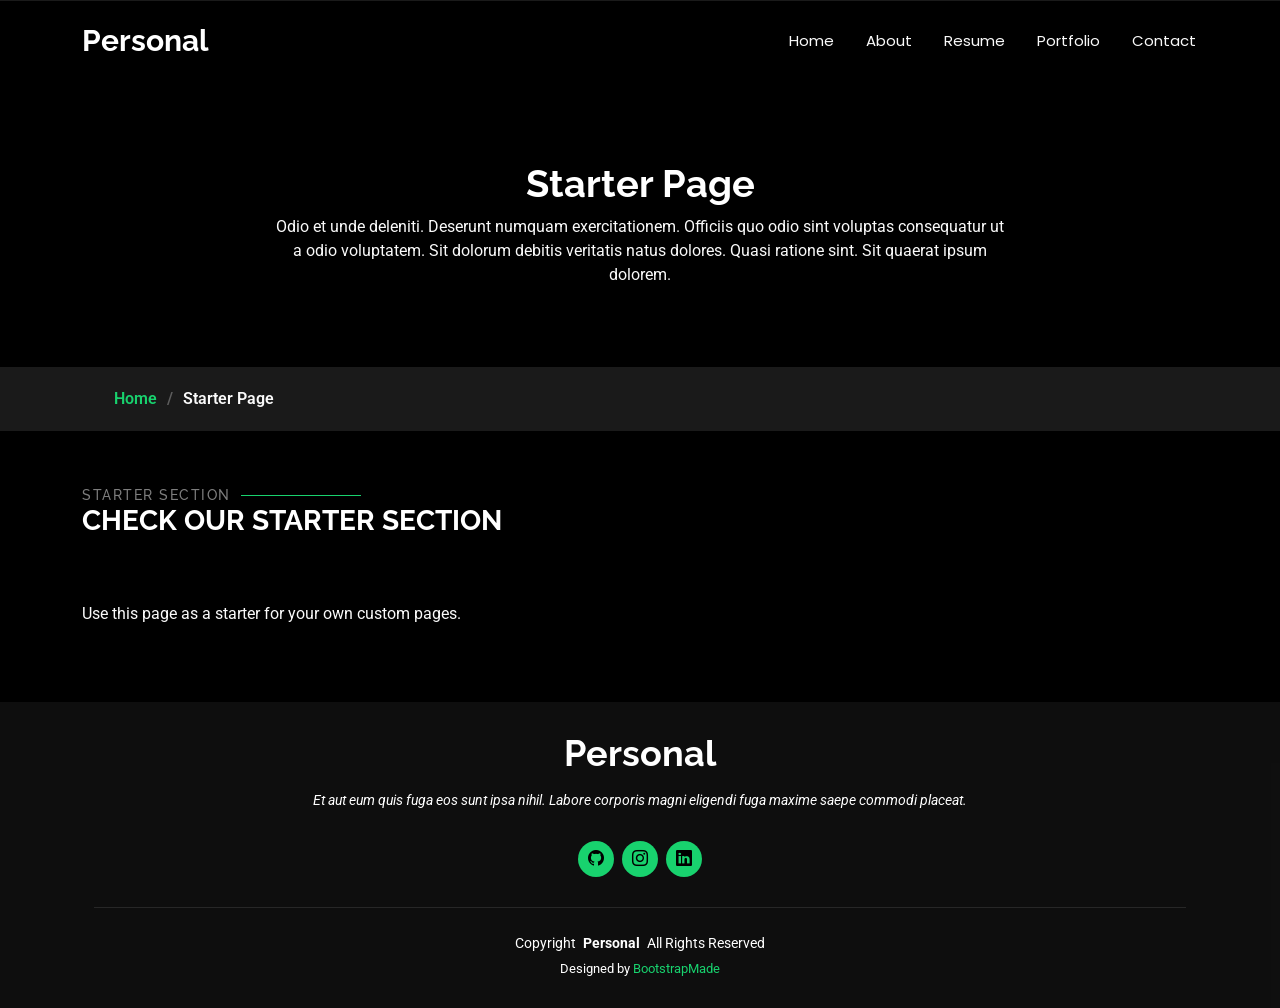
<file: starter-page.html>
<!DOCTYPE html>
<html lang="en">

<head>
  <meta charset="utf-8">
  <meta content="width=device-width, initial-scale=1.0" name="viewport">
  <title>Starter Page - Godwin Nkanta Portfolio</title>
  <meta name="description" content="">
  <meta name="keywords" content="">

  <!-- Favicons -->
  <link href="assets/img/favicon.png" rel="icon">
  <link href="assets/img/apple-touch-icon.png" rel="apple-touch-icon">

  <!-- Fonts -->
  <link href="https://fonts.googleapis.com" rel="preconnect">
  <link href="https://fonts.gstatic.com" rel="preconnect" crossorigin>
  <link
    href="https://fonts.googleapis.com/css2?family=Roboto:ital,wght@0,100;0,300;0,400;0,500;0,700;0,900;1,100;1,300;1,400;1,500;1,700;1,900&family=Poppins:ital,wght@0,100;0,200;0,300;0,400;0,500;0,600;0,700;0,800;0,900;1,100;1,200;1,300;1,400;1,500;1,600;1,700;1,800;1,900&family=Raleway:ital,wght@0,100;0,200;0,300;0,400;0,500;0,600;0,700;0,800;0,900;1,100;1,200;1,300;1,400;1,500;1,600;1,700;1,800;1,900&display=swap"
    rel="stylesheet">

  <!-- Vendor CSS Files -->
  <link href="assets/vendor/bootstrap/css/bootstrap.min.css" rel="stylesheet">
  <link href="assets/vendor/bootstrap-icons/bootstrap-icons.css" rel="stylesheet">
  <link href="assets/vendor/aos/aos.css" rel="stylesheet">
  <link href="assets/vendor/swiper/swiper-bundle.min.css" rel="stylesheet">
  <link href="assets/vendor/glightbox/css/glightbox.min.css" rel="stylesheet">

  <!-- Main CSS File -->
  <link href="assets/css/main.css" rel="stylesheet">

  <!-- =======================================================
  * Template Name: Personal
  * Template URL: https://bootstrapmade.com/personal-free-resume-bootstrap-template/
  * Updated: Mar 05 2025 with Bootstrap v5.3.3
  * Author: BootstrapMade.com
  * License: https://bootstrapmade.com/license/
  ======================================================== -->
</head>

<body class="starter-page-page">

  <header id="header" class="header d-flex align-items-center fixed-top">
    <div class="container-fluid container-xl position-relative d-flex align-items-center justify-content-between">

      <a href="index.html" class="logo d-flex align-items-center">
        <!-- Uncomment the line below if you also wish to use an image logo -->
        <!-- <img src="assets/img/logo.webp" alt=""> -->
        <h1 class="sitename">Personal</h1>
      </a>

      <nav id="navmenu" class="navmenu">
        <ul>
          <li><a href="index.html">Home</a></li>
          <li><a href="about.html">About</a></li>
          <li><a href="resume.html">Resume</a></li>
          <li><a href="portfolio.html">Portfolio</a></li>
          <li><a href="contact.html">Contact</a></li>
        </ul>
        <i class="mobile-nav-toggle d-xl-none bi bi-list"></i>
      </nav>

    </div>
  </header>

  <main class="main">

    <!-- Page Title -->
    <div class="page-title" data-aos="fade">
      <div class="heading">
        <div class="container">
          <div class="row d-flex justify-content-center text-center">
            <div class="col-lg-8">
              <h1>Starter Page</h1>
              <p class="mb-0">Odio et unde deleniti. Deserunt numquam exercitationem. Officiis quo odio sint voluptas
                consequatur ut a odio voluptatem. Sit dolorum debitis veritatis natus dolores. Quasi ratione sint. Sit
                quaerat ipsum dolorem.</p>
            </div>
          </div>
        </div>
      </div>
      <nav class="breadcrumbs">
        <div class="container">
          <ol>
            <li><a href="index.html">Home</a></li>
            <li class="current">Starter Page</li>
          </ol>
        </div>
      </nav>
    </div><!-- End Page Title -->

    <!-- Starter Section Section -->
    <section id="starter-section" class="starter-section section">

      <!-- Section Title -->
      <div class="container section-title" data-aos="fade-up">
        <h2>Starter Section</h2>
        <div><span>Check Our</span> <span class="description-title">Starter Section</span></div>
      </div><!-- End Section Title -->

      <div class="container" data-aos="fade-up">
        <p>Use this page as a starter for your own custom pages.</p>
      </div>

    </section><!-- /Starter Section Section -->

  </main>

  <footer id="footer" class="footer dark-background">
    <div class="container">
      <h3 class="sitename">Personal</h3>
      <p>Et aut eum quis fuga eos sunt ipsa nihil. Labore corporis magni eligendi fuga maxime saepe commodi placeat.</p>
      <div class="social-links d-flex justify-content-center">
        <a href="#"><i class="bi bi-github"></i></a>
        <a href="#"><i class="bi bi-instagram"></i></a>
        <a href="#"><i class="bi bi-linkedin"></i></a>
      </div>
      <div class="container">
        <div class="copyright">
          <span>Copyright</span> <strong class="px-1 sitename">Personal</strong> <span>All Rights Reserved</span>
        </div>
        <div class="credits">
          <!-- All the links in the footer should remain intact. -->
          <!-- You can delete the links only if you've purchased the pro version. -->
          <!-- Licensing information: https://bootstrapmade.com/license/ -->
          <!-- Purchase the pro version with working PHP/AJAX contact form: [buy-url] -->
          Designed by <a href="https://bootstrapmade.com/">BootstrapMade</a>
        </div>
      </div>
    </div>
  </footer>

  <!-- Scroll Top -->
  <a href="#" id="scroll-top" class="scroll-top d-flex align-items-center justify-content-center"><i
      class="bi bi-arrow-up-short"></i></a>

  <!-- Preloader -->
  <div id="preloader"></div>

  <!-- Vendor JS Files -->
  <script src="assets/vendor/bootstrap/js/bootstrap.bundle.min.js"></script>
  <script src="assets/vendor/php-email-form/validate.js"></script>
  <script src="assets/vendor/aos/aos.js"></script>
  <script src="assets/vendor/typed.js/typed.umd.js"></script>
  <script src="assets/vendor/purecounter/purecounter_vanilla.js"></script>
  <script src="assets/vendor/waypoints/noframework.waypoints.js"></script>
  <script src="assets/vendor/swiper/swiper-bundle.min.js"></script>
  <script src="assets/vendor/glightbox/js/glightbox.min.js"></script>
  <script src="assets/vendor/imagesloaded/imagesloaded.pkgd.min.js"></script>
  <script src="assets/vendor/isotope-layout/isotope.pkgd.min.js"></script>

  <!-- Main JS File -->
  <script src="assets/js/main.js"></script>

</body>

</html>
</file>
<file: assets/css/main.css>
/**
* Template Name: Personal
* Template URL: https://bootstrapmade.com/personal-free-resume-bootstrap-template/
* Updated: Mar 05 2025 with Bootstrap v5.3.3
* Author: BootstrapMade.com
* License: https://bootstrapmade.com/license/
*/

/*--------------------------------------------------------------
# Font & Color Variables
# Help: https://bootstrapmade.com/color-system/
--------------------------------------------------------------*/
/* Fonts */
:root {
  --default-font: "Roboto",  system-ui, -apple-system, "Segoe UI", Roboto, "Helvetica Neue", Arial, "Noto Sans", "Liberation Sans", sans-serif, "Apple Color Emoji", "Segoe UI Emoji", "Segoe UI Symbol", "Noto Color Emoji";
  --heading-font: "Raleway",  sans-serif;
  --nav-font: "Poppins",  sans-serif;
}

/* Global Colors - The following color variables are used throughout the website. Updating them here will change the color scheme of the entire website */
:root { 
  --background-color: #000000; /* Background color for the entire website, including individual sections */
  --default-color: #fafafa; /* Default color used for the majority of the text content across the entire website */
  --heading-color: #ffffff; /* Color for headings, subheadings and title throughout the website */
  --accent-color: #18d26e; /* Accent color that represents your brand on the website. It's used for buttons, links, and other elements that need to stand out */
  --surface-color: #1a1a1a; /* The surface color is used as a background of boxed elements within sections, such as cards, icon boxes, or other elements that require a visual separation from the global background. */
  --contrast-color: #000000; /* Contrast color for text, ensuring readability against backgrounds of accent, heading, or default colors. */
}

/* Nav Menu Colors - The following color variables are used specifically for the navigation menu. They are separate from the global colors to allow for more customization options */
:root {
  --nav-color: #fafafa;  /* The default color of the main navmenu links */
  --nav-hover-color: #18d26e; /* Applied to main navmenu links when they are hovered over or active */
  --nav-mobile-background-color: #1a1a1a; /* Used as the background color for mobile navigation menu */
  --nav-dropdown-background-color: #1a1a1a; /* Used as the background color for dropdown items that appear when hovering over primary navigation items */
  --nav-dropdown-color: #fafafa; /* Used for navigation links of the dropdown items in the navigation menu. */
  --nav-dropdown-hover-color: #18d26e; /* Similar to --nav-hover-color, this color is applied to dropdown navigation links when they are hovered over. */
}

/* Color Presets - These classes override global colors when applied to any section or element, providing reuse of the sam color scheme. */

.light-background {
  --background-color: #1a1a1a;
  --surface-color: #343434;
}

.dark-background {
  --background-color: rgba(15, 15, 15, 0.975);
  --default-color: #ffffff;
  --heading-color: #ffffff;
  --surface-color: #292929f9;
  --contrast-color: #000000;
}

/* Smooth scroll */
:root {
  scroll-behavior: smooth;
}

/*--------------------------------------------------------------
# General Styling & Shared Classes
--------------------------------------------------------------*/
body {
  color: var(--default-color);
  background-color: var(--background-color);
  font-family: var(--default-font);
}

a {
  color: var(--accent-color);
  text-decoration: none;
  transition: 0.3s;
}

a:hover {
  color: color-mix(in srgb, var(--accent-color), transparent 25%);
  text-decoration: none;
}

h1,
h2,
h3,
h4,
h5,
h6 {
  color: var(--heading-color);
  font-family: var(--heading-font);
}

/* PHP Email Form Messages
------------------------------*/
.php-email-form .error-message {
  display: none;
  background: #df1529;
  color: #ffffff;
  text-align: left;
  padding: 15px;
  margin-bottom: 24px;
  font-weight: 600;
}

.php-email-form .sent-message {
  display: none;
  color: #ffffff;
  background: #059652;
  text-align: center;
  padding: 15px;
  margin-bottom: 24px;
  font-weight: 600;
}

.php-email-form .loading {
  display: none;
  background: var(--surface-color);
  text-align: center;
  padding: 15px;
  margin-bottom: 24px;
}

.php-email-form .loading:before {
  content: "";
  display: inline-block;
  border-radius: 50%;
  width: 24px;
  height: 24px;
  margin: 0 10px -6px 0;
  border: 3px solid var(--accent-color);
  border-top-color: var(--surface-color);
  animation: php-email-form-loading 1s linear infinite;
}

@keyframes php-email-form-loading {
  0% {
    transform: rotate(0deg);
  }

  100% {
    transform: rotate(360deg);
  }
}

/*--------------------------------------------------------------
# Global Header
--------------------------------------------------------------*/
.header {
  --background-color: rgba(0, 0, 0, 0);
  color: var(--default-color);
  background-color: var(--background-color);
  padding: 15px 0;
  transition: all 0.5s;
  z-index: 997;
}

.header .logo {
  line-height: 1;
}

.header .logo img {
  max-height: 32px;
  margin-right: 8px;
}

.header .logo h1 {
  font-size: 30px;
  margin: 0;
  font-weight: 700;
  color: var(--heading-color);
}

.scrolled .header {
  box-shadow: 0px 0 18px rgba(0, 0, 0, 0.1);
}

/* Global Header on Scroll
------------------------------*/
.scrolled .header {
  --background-color: rgba(0, 0, 0, 0.8);
}

/*--------------------------------------------------------------
# Navigation Menu
--------------------------------------------------------------*/
/* Desktop Navigation */
@media (min-width: 1200px) {
  .navmenu {
    padding: 0;
  }

  .navmenu ul {
    margin: 0;
    padding: 0;
    display: flex;
    list-style: none;
    align-items: center;
  }

  .navmenu li {
    position: relative;
  }

  .navmenu>ul>li {
    white-space: nowrap;
    padding: 15px 14px;
  }

  .navmenu>ul>li:last-child {
    padding-right: 0;
  }

  .navmenu a,
  .navmenu a:focus {
    color: var(--nav-color);
    font-size: 15px;
    padding: 0 2px;
    font-family: var(--nav-font);
    font-weight: 400;
    display: flex;
    align-items: center;
    justify-content: space-between;
    white-space: nowrap;
    transition: 0.3s;
    position: relative;
  }

  .navmenu a i,
  .navmenu a:focus i {
    font-size: 12px;
    line-height: 0;
    margin-left: 5px;
    transition: 0.3s;
  }

  .navmenu>ul>li>a:before {
    content: "";
    position: absolute;
    height: 2px;
    bottom: -6px;
    left: 0;
    background-color: var(--nav-hover-color);
    visibility: hidden;
    width: 0px;
    transition: all 0.3s ease-in-out 0s;
  }

  .navmenu a:hover:before,
  .navmenu li:hover>a:before,
  .navmenu .active:before {
    visibility: visible;
    width: 25px;
  }

  .navmenu li:hover>a,
  .navmenu .active,
  .navmenu .active:focus {
    color: var(--nav-hover-color);
  }

  .navmenu .dropdown ul {
    margin: 0;
    padding: 10px 0;
    background: var(--nav-dropdown-background-color);
    display: block;
    position: absolute;
    visibility: hidden;
    left: 14px;
    top: 130%;
    opacity: 0;
    transition: 0.3s;
    border-radius: 4px;
    z-index: 99;
    box-shadow: 0px 0px 30px rgba(0, 0, 0, 0.1);
  }

  .navmenu .dropdown ul li {
    min-width: 200px;
  }

  .navmenu .dropdown ul a {
    padding: 10px 20px;
    font-size: 15px;
    text-transform: none;
    color: var(--nav-dropdown-color);
  }

  .navmenu .dropdown ul a i {
    font-size: 12px;
  }

  .navmenu .dropdown ul a:hover,
  .navmenu .dropdown ul .active:hover,
  .navmenu .dropdown ul li:hover>a {
    color: var(--nav-dropdown-hover-color);
  }

  .navmenu .dropdown:hover>ul {
    opacity: 1;
    top: 100%;
    visibility: visible;
  }

  .navmenu .dropdown .dropdown ul {
    top: 0;
    left: -90%;
    visibility: hidden;
  }

  .navmenu .dropdown .dropdown:hover>ul {
    opacity: 1;
    top: 0;
    left: -100%;
    visibility: visible;
  }
}

/* Mobile Navigation */
@media (max-width: 1199px) {
  .mobile-nav-toggle {
    color: var(--nav-color);
    font-size: 28px;
    line-height: 0;
    margin-right: 10px;
    cursor: pointer;
    transition: color 0.3s;
  }

  .navmenu {
    padding: 0;
    z-index: 9997;
  }

  .navmenu ul {
    display: none;
    list-style: none;
    position: absolute;
    inset: 60px 20px 20px 20px;
    padding: 10px 0;
    margin: 0;
    border-radius: 6px;
    background-color: var(--nav-mobile-background-color);
    border: 1px solid color-mix(in srgb, var(--default-color), transparent 90%);
    box-shadow: none;
    overflow-y: auto;
    transition: 0.3s;
    z-index: 9998;
  }

  .navmenu a,
  .navmenu a:focus {
    color: var(--nav-dropdown-color);
    padding: 10px 20px;
    font-family: var(--nav-font);
    font-size: 17px;
    font-weight: 500;
    display: flex;
    align-items: center;
    justify-content: space-between;
    white-space: nowrap;
    transition: 0.3s;
  }

  .navmenu a i,
  .navmenu a:focus i {
    font-size: 12px;
    line-height: 0;
    margin-left: 5px;
    width: 30px;
    height: 30px;
    display: flex;
    align-items: center;
    justify-content: center;
    border-radius: 50%;
    transition: 0.3s;
    background-color: color-mix(in srgb, var(--accent-color), transparent 90%);
  }

  .navmenu a i:hover,
  .navmenu a:focus i:hover {
    background-color: var(--accent-color);
    color: var(--contrast-color);
  }

  .navmenu a:hover,
  .navmenu .active,
  .navmenu .active:focus {
    color: var(--nav-dropdown-hover-color);
  }

  .navmenu .active i,
  .navmenu .active:focus i {
    background-color: var(--accent-color);
    color: var(--contrast-color);
    transform: rotate(180deg);
  }

  .navmenu .dropdown ul {
    position: static;
    display: none;
    z-index: 99;
    padding: 10px 0;
    margin: 10px 20px;
    background-color: var(--nav-dropdown-background-color);
    transition: all 0.5s ease-in-out;
  }

  .navmenu .dropdown ul ul {
    background-color: rgba(33, 37, 41, 0.1);
  }

  .navmenu .dropdown>.dropdown-active {
    display: block;
    background-color: rgba(33, 37, 41, 0.03);
  }

  .mobile-nav-active {
    overflow: hidden;
  }

  .mobile-nav-active .mobile-nav-toggle {
    color: #fff;
    position: absolute;
    font-size: 32px;
    top: 15px;
    right: 15px;
    margin-right: 0;
    z-index: 9999;
  }

  .mobile-nav-active .navmenu {
    position: fixed;
    overflow: hidden;
    inset: 0;
    background: rgba(33, 37, 41, 0.8);
    transition: 0.3s;
  }

  .mobile-nav-active .navmenu>ul {
    display: block;
  }
}

/*--------------------------------------------------------------
# Global Footer
--------------------------------------------------------------*/
.footer {
  color: var(--default-color);
  background-color: var(--background-color);
  font-size: 14px;
  text-align: center;
  padding: 30px 0;
  position: relative;
}

.footer h3 {
  font-size: 36px;
  font-weight: 700;
  position: relative;
  padding: 0;
  margin: 0 0 15px 0;
}

.footer p {
  font-size: 15;
  font-style: italic;
  padding: 0;
  margin: 0 0 30px 0;
}

.footer .social-links {
  margin: 0 0 30px 0;
}

.footer .social-links a {
  font-size: 16px;
  display: flex;
  align-items: center;
  justify-content: center;
  background: var(--accent-color);
  color: var(--contrast-color);
  line-height: 1;
  margin: 0 4px;
  border-radius: 50%;
  text-align: center;
  width: 36px;
  height: 36px;
  transition: 0.3s;
}

.footer .social-links a:hover {
  background: color-mix(in srgb, var(--accent-color), transparent 20%);
  text-decoration: none;
}

.footer .copyright {
  padding-top: 25px;
  border-top: 1px solid color-mix(in srgb, var(--default-color), transparent 90%);
}

.footer .credits {
  font-size: 13px;
  padding-top: 5px;
}

/*--------------------------------------------------------------
# Preloader
--------------------------------------------------------------*/
#preloader {
  position: fixed;
  inset: 0;
  z-index: 999999;
  overflow: hidden;
  background: var(--background-color);
  transition: all 0.6s ease-out;
}

#preloader:before {
  content: "";
  position: fixed;
  top: calc(50% - 30px);
  left: calc(50% - 30px);
  border: 6px solid #ffffff;
  border-color: var(--accent-color) transparent var(--accent-color) transparent;
  border-radius: 50%;
  width: 60px;
  height: 60px;
  animation: animate-preloader 1.5s linear infinite;
}

@keyframes animate-preloader {
  0% {
    transform: rotate(0deg);
  }

  100% {
    transform: rotate(360deg);
  }
}

/*--------------------------------------------------------------
# Scroll Top Button
--------------------------------------------------------------*/
.scroll-top {
  position: fixed;
  visibility: hidden;
  opacity: 0;
  right: 15px;
  bottom: -15px;
  z-index: 99999;
  background-color: var(--accent-color);
  width: 44px;
  height: 44px;
  border-radius: 50px;
  transition: all 0.4s;
}

.scroll-top i {
  font-size: 24px;
  color: var(--contrast-color);
  line-height: 0;
}

.scroll-top:hover {
  background-color: color-mix(in srgb, var(--accent-color), transparent 20%);
  color: var(--contrast-color);
}

.scroll-top.active {
  visibility: visible;
  opacity: 1;
  bottom: 15px;
}

/*--------------------------------------------------------------
# Disable aos animation delay on mobile devices
--------------------------------------------------------------*/
@media screen and (max-width: 768px) {
  [data-aos-delay] {
    transition-delay: 0 !important;
  }
}

/*--------------------------------------------------------------
# Global Page Titles & Breadcrumbs
--------------------------------------------------------------*/
.page-title {
  color: var(--default-color);
  background-color: var(--background-color);
  position: relative;
}

.page-title .heading {
  padding: 160px 0 80px 0;
  border-top: 1px solid color-mix(in srgb, var(--default-color), transparent 90%);
}

.page-title .heading h1 {
  font-size: 38px;
  font-weight: 700;
}

.page-title nav {
  background-color: color-mix(in srgb, var(--default-color), transparent 90%);
  padding: 20px 0;
}

.page-title nav ol {
  display: flex;
  flex-wrap: wrap;
  list-style: none;
  margin: 0;
  font-size: 16px;
  font-weight: 600;
}

.page-title nav ol li+li {
  padding-left: 10px;
}

.page-title nav ol li+li::before {
  content: "/";
  display: inline-block;
  padding-right: 10px;
  color: color-mix(in srgb, var(--default-color), transparent 70%);
}

/*--------------------------------------------------------------
# Global Sections
--------------------------------------------------------------*/
section,
.section {
  color: var(--default-color);
  background-color: var(--background-color);
  padding: 60px 0;
  scroll-margin-top: 100px;
  overflow: clip;
}

@media (max-width: 1199px) {

  section,
  .section {
    scroll-margin-top: 66px;
  }
}

/*--------------------------------------------------------------
# Global Section Titles
--------------------------------------------------------------*/
.section-title {
  padding-bottom: 60px;
  position: relative;
}

.section-title h2 {
  font-size: 14px;
  font-weight: 500;
  padding: 0;
  line-height: 1px;
  margin: 0;
  letter-spacing: 1.5px;
  text-transform: uppercase;
  color: color-mix(in srgb, var(--default-color), transparent 50%);
  position: relative;
}

.section-title h2::after {
  content: "";
  width: 120px;
  height: 1px;
  display: inline-block;
  background: var(--accent-color);
  margin: 4px 10px;
}

.section-title div {
  color: var(--heading-color);
  margin: 0;
  margin: 0;
  font-size: 28px;
  font-weight: 700;
  text-transform: uppercase;
  font-family: var(--heading-font);
}

/*--------------------------------------------------------------
# Hero Section
--------------------------------------------------------------*/
.hero {
  width: 100%;
  min-height: 100vh;
  position: relative;
  padding: 80px 0;
  display: flex;
  align-items: center;
  justify-content: center;
}

.hero img {
  position: absolute;
  inset: 0;
  display: block;
  width: 100%;
  height: 100%;
  object-fit: cover;
  z-index: 1;
}

.hero .container {
  position: relative;
  z-index: 3;
}

.hero h2 {
  margin: 0;
  font-size: 64px;
  font-weight: 700;
}

.hero p {
  margin: 5px 0 0 0;
  font-size: 26px;
}

.hero p span {
  letter-spacing: 1px;
  border-bottom: 2px solid var(--accent-color);
}

.hero .social-links {
  margin-top: 25px;
}

.hero .social-links a {
  background-color: color-mix(in srgb, var(--default-color), transparent 90%);
  color: var(--default-color);
  font-size: 14px;
  width: 40px;
  height: 40px;
  border-radius: 50px;
  display: inline-flex;
  align-items: center;
  justify-content: center;
  margin-right: 20px;
  transition: 0.3s;
}

.hero .social-links a:hover {
  background-color: var(--accent-color);
}

@media (max-width: 768px) {
  .hero h2 {
    font-size: 32px;
  }

  .hero p {
    font-size: 20px;
  }
}

/*--------------------------------------------------------------
# About Section
--------------------------------------------------------------*/
.about .content h2 {
  font-weight: 700;
  font-size: 24px;
}

.about .content ul {
  list-style: none;
  padding: 0;
}

.about .content ul li {
  margin-bottom: 20px;
  display: flex;
  align-items: center;
}

.about .content ul strong {
  margin-right: 10px;
}

.about .content ul i {
  font-size: 16px;
  margin-right: 5px;
  color: var(--accent-color);
  line-height: 0;
}

.about img {
    max-width: 350px;  /* Adjust this value */
    height: auto;
    border-radius: 10px;  /* Optional: rounded corners */
}

/* For a perfectly square image that maintains aspect ratio */
.about img {
    width: 300px;
    height: 300px;
    object-fit: cover;  /* This crops the image to fit */
    border-radius: 10px;
}
/*--------------------------------------------------------------
# Stats Section
--------------------------------------------------------------*/
.stats i {
  background-color: var(--surface-color);
  color: var(--accent-color);
  box-shadow: 0px 2px 25px rgba(0, 0, 0, 0.1);
  width: 54px;
  height: 54px;
  font-size: 24px;
  border-radius: 50px;
  border: 2px solid var(--background-color);
  display: inline-flex;
  align-items: center;
  justify-content: center;
  position: relative;
  z-index: 1;
}

.stats .stats-item {
  background-color: var(--surface-color);
  margin-top: -27px;
  padding: 30px 30px 25px 30px;
  width: 100%;
  position: relative;
  text-align: center;
  box-shadow: 0px 2px 35px rgba(0, 0, 0, 0.1);
  border-radius: 4px;
  z-index: 0;
}

.stats .stats-item span {
  font-size: 36px;
  display: block;
  font-weight: 700;
  color: color-mix(in srgb, var(--default-color), transparent 20%);
}

.stats .stats-item p {
  padding: 0;
  margin: 0;
  font-family: var(--heading-font);
  font-size: 16px;
}

/*--------------------------------------------------------------
# Skills Section
--------------------------------------------------------------*/
.skills .progress {
  height: 60px;
  display: block;
  background: none;
  border-radius: 0;
}

.skills .progress .skill {
  color: var(--heading-color);
  padding: 0;
  margin: 0 0 6px 0;
  text-transform: uppercase;
  display: block;
  font-weight: 600;
  font-family: var(--heading-font);
}

.skills .progress .skill .val {
  float: right;
  font-style: normal;
}

.skills .progress-bar-wrap {
  background: color-mix(in srgb, var(--default-color), transparent 90%);
  height: 10px;
}

.skills .progress-bar {
  width: 1px;
  height: 10px;
  transition: 0.9s;
  background-color: var(--accent-color);
}

/*--------------------------------------------------------------
# Interests Section
--------------------------------------------------------------*/
.interests .features-item {
  background-color: var(--surface-color);
  display: flex;
  align-items: center;
  padding: 20px;
  transition: 0.3s;
  border: 1px solid color-mix(in srgb, var(--default-color), transparent 90%);
  position: relative;
}

.interests .features-item i {
  font-size: 32px;
  padding-right: 10px;
  line-height: 0;
}

.interests .features-item h3 {
  font-weight: 700;
  margin: 0;
  padding: 0;
  line-height: 1;
  font-size: 16px;
}

.interests .features-item h3 a {
  color: var(--heading-color);
  transition: 0.3s;
}

.interests .features-item:hover {
  border-color: var(--accent-color);
}

.interests .features-item:hover h3 a {
  color: var(--accent-color);
}

/*--------------------------------------------------------------
# Testimonials Section
--------------------------------------------------------------*/
.testimonials .testimonials-carousel,
.testimonials .testimonials-slider {
  overflow: hidden;
}

.testimonials .testimonial-item {
  box-sizing: content-box;
  min-height: 320px;
}

.testimonials .testimonial-item .testimonial-img {
  width: 90px;
  border-radius: 50%;
  margin: -40px 0 0 40px;
  position: relative;
  z-index: 2;
  border: 6px solid var(--background-color);
}

.testimonials .testimonial-item h3 {
  font-size: 18px;
  font-weight: bold;
  margin: 10px 0 5px 45px;
}

.testimonials .testimonial-item h4 {
  font-size: 14px;
  color: color-mix(in srgb, var(--default-color), transparent 20%);
  margin: 0 0 0 45px;
}

.testimonials .testimonial-item .quote-icon-left,
.testimonials .testimonial-item .quote-icon-right {
  color: color-mix(in srgb, var(--accent-color), transparent 50%);
  font-size: 26px;
  line-height: 0;
}

.testimonials .testimonial-item .quote-icon-left {
  display: inline-block;
  left: -5px;
  position: relative;
}

.testimonials .testimonial-item .quote-icon-right {
  display: inline-block;
  right: -5px;
  position: relative;
  top: 10px;
  transform: scale(-1, -1);
}

.testimonials .testimonial-item p {
  font-style: italic;
  margin: 0 15px 0 15px;
  padding: 20px 20px 60px 20px;
  background: var(--surface-color);
  border-radius: 6px;
  position: relative;
  z-index: 1;
}

.testimonials .swiper-wrapper {
  height: auto;
}

.testimonials .swiper-pagination {
  margin-top: 20px;
  position: relative;
}

.testimonials .swiper-pagination .swiper-pagination-bullet {
  width: 12px;
  height: 12px;
  background-color: var(--background-color);
  opacity: 1;
  border: 1px solid var(--accent-color);
}

.testimonials .swiper-pagination .swiper-pagination-bullet-active {
  background-color: var(--accent-color);
}

/*--------------------------------------------------------------
# Resume Section
--------------------------------------------------------------*/
.resume .resume-title {
  color: var(--heading-color);
  font-size: 26px;
  font-weight: 700;
  margin-top: 20px;
  margin-bottom: 20px;
}

.resume .resume-item {
  padding: 0 0 20px 20px;
  margin-top: -2px;
  border-left: 2px solid var(--accent-color);
  position: relative;
}

.resume .resume-item h4 {
  line-height: 18px;
  font-size: 18px;
  font-weight: 600;
  text-transform: uppercase;
  color: color-mix(in srgb, var(--default-color), transparent 20%);
  margin-bottom: 10px;
}

.resume .resume-item h5 {
  font-size: 16px;
  padding: 5px 15px;
  display: inline-block;
  font-weight: 600;
  margin-bottom: 10px;
}

.resume .resume-item ul {
  padding-left: 20px;
}

.resume .resume-item ul li {
  padding-bottom: 10px;
}

.resume .resume-item:last-child {
  padding-bottom: 0;
}

.resume .resume-item::before {
  content: "";
  position: absolute;
  width: 16px;
  height: 16px;
  border-radius: 50px;
  left: -9px;
  top: 0;
  background: var(--background-color);
  border: 2px solid var(--accent-color);
}

/*--------------------------------------------------------------
# Services Section
--------------------------------------------------------------*/
.services .service-item {
  background-color: var(--surface-color);
  text-align: center;
  padding: 80px 20px;
  transition: all ease-in-out 0.3s;
  height: 100%;
}

.services .service-item .icon {
  margin: 0 auto;
  width: 64px;
  height: 64px;
  background: var(--accent-color);
  border-radius: 4px;
  display: flex;
  align-items: center;
  justify-content: center;
  margin-bottom: 20px;
  transition: 0.3s;
  transform-style: preserve-3d;
}

.services .service-item .icon i {
  color: var(--contrast-color);
  font-size: 28px;
  transition: ease-in-out 0.3s;
}

.services .service-item .icon::before {
  position: absolute;
  content: "";
  left: -8px;
  top: -8px;
  height: 100%;
  width: 100%;
  background: color-mix(in srgb, var(--accent-color), transparent 80%);
  border-radius: 5px;
  transition: all 0.3s ease-out 0s;
  transform: translateZ(-1px);
}

.services .service-item h3 {
  font-weight: 700;
  margin: 10px 0 15px 0;
  font-size: 22px;
}

.services .service-item p {
  line-height: 24px;
  font-size: 14px;
  margin-bottom: 0;
}

.services .service-item:hover {
  background: var(--accent-color);
  border-color: var(--accent-color);
}

.services .service-item:hover .icon {
  background: var(--surface-color);
}

.services .service-item:hover .icon i {
  color: var(--accent-color);
}

.services .service-item:hover .icon::before {
  background: color-mix(in srgb, var(--background-color), transparent 70%);
}

.services .service-item:hover h3,
.services .service-item:hover p {
  color: var(--contrast-color);
}

/*--------------------------------------------------------------
# Service Details Section
--------------------------------------------------------------*/
.service-details .services-list {
  background-color: var(--surface-color);
  padding: 10px 30px;
  border: 1px solid color-mix(in srgb, var(--default-color), transparent 90%);
  margin-bottom: 20px;
}

.service-details .services-list a {
  display: block;
  line-height: 1;
  padding: 8px 0 8px 15px;
  border-left: 3px solid color-mix(in srgb, var(--default-color), transparent 70%);
  margin: 20px 0;
  color: color-mix(in srgb, var(--default-color), transparent 20%);
  transition: 0.3s;
}

.service-details .services-list a.active {
  color: var(--heading-color);
  font-weight: 700;
  border-color: var(--accent-color);
}

.service-details .services-list a:hover {
  border-color: var(--accent-color);
}

.service-details .services-img {
  margin-bottom: 20px;
}

.service-details h3 {
  font-size: 26px;
  font-weight: 700;
}

.service-details h4 {
  font-size: 20px;
  font-weight: 700;
}

.service-details p {
  font-size: 15px;
}

.service-details ul {
  list-style: none;
  padding: 0;
  font-size: 15px;
}

.service-details ul li {
  padding: 5px 0;
  display: flex;
  align-items: center;
}

.service-details ul i {
  font-size: 20px;
  margin-right: 8px;
  color: var(--accent-color);
}

/*--------------------------------------------------------------
# Portfolio Section
--------------------------------------------------------------*/
.portfolio .portfolio-filters {
  padding: 0;
  margin: 0 auto 20px auto;
  list-style: none;
  text-align: center;
}

.portfolio .portfolio-filters li {
  cursor: pointer;
  display: inline-block;
  padding: 0;
  font-size: 18px;
  font-weight: 500;
  margin: 0 10px;
  line-height: 1;
  margin-bottom: 5px;
  transition: all 0.3s ease-in-out;
}

.portfolio .portfolio-filters li:hover,
.portfolio .portfolio-filters li.filter-active {
  color: var(--accent-color);
}

.portfolio .portfolio-filters li:first-child {
  margin-left: 0;
}

.portfolio .portfolio-filters li:last-child {
  margin-right: 0;
}

@media (max-width: 575px) {
  .portfolio .portfolio-filters li {
    font-size: 14px;
    margin: 0 5px;
  }
}

.portfolio .portfolio-content {
  position: relative;
  overflow: hidden;
}

.portfolio .portfolio-content img {
  transition: 0.3s;
}

.portfolio .portfolio-content .portfolio-info {
  opacity: 0;
  position: absolute;
  inset: 0;
  z-index: 3;
  transition: all ease-in-out 0.3s;
  background: rgba(0, 0, 0, 0.6);
  padding: 15px;
}

.portfolio .portfolio-content .portfolio-info h4 {
  font-size: 14px;
  padding: 5px 10px;
  font-weight: 400;
  color: #ffffff;
  display: inline-block;
  background-color: var(--accent-color);
}

.portfolio .portfolio-content .portfolio-info p {
  position: absolute;
  bottom: 10px;
  text-align: center;
  display: inline-block;
  left: 0;
  right: 0;
  font-size: 16px;
  font-weight: 600;
  color: rgba(255, 255, 255, 0.8);
}

.portfolio .portfolio-content .portfolio-info .preview-link,
.portfolio .portfolio-content .portfolio-info .details-link {
  position: absolute;
  left: calc(50% - 40px);
  font-size: 26px;
  top: calc(50% - 14px);
  color: #fff;
  transition: 0.3s;
  line-height: 1.2;
}

.portfolio .portfolio-content .portfolio-info .preview-link:hover,
.portfolio .portfolio-content .portfolio-info .details-link:hover {
  color: var(--accent-color);
}

.portfolio .portfolio-content .portfolio-info .details-link {
  left: 50%;
  font-size: 34px;
  line-height: 0;
}

.portfolio .portfolio-content:hover .portfolio-info {
  opacity: 1;
}

.portfolio .portfolio-content:hover img {
  transform: scale(1.1);
}

/*--------------------------------------------------------------
# Portfolio Details Section
--------------------------------------------------------------*/
.portfolio-details .portfolio-details-slider img {
  width: 100%;
}

.portfolio-details .portfolio-details-slider .swiper-pagination {
  margin-top: 20px;
  position: relative;
}

.portfolio-details .portfolio-details-slider .swiper-pagination .swiper-pagination-bullet {
  width: 12px;
  height: 12px;
  background-color: color-mix(in srgb, var(--default-color), transparent 85%);
  opacity: 1;
}

.portfolio-details .portfolio-details-slider .swiper-pagination .swiper-pagination-bullet-active {
  background-color: var(--accent-color);
}

.portfolio-details .portfolio-info {
  background-color: var(--surface-color);
  padding: 30px;
  box-shadow: 0px 0 30px rgba(0, 0, 0, 0.1);
}

.portfolio-details .portfolio-info h3 {
  font-size: 22px;
  font-weight: 700;
  margin-bottom: 20px;
  padding-bottom: 20px;
  border-bottom: 1px solid color-mix(in srgb, var(--default-color), transparent 85%);
}

.portfolio-details .portfolio-info ul {
  list-style: none;
  padding: 0;
  font-size: 15px;
}

.portfolio-details .portfolio-info ul li+li {
  margin-top: 10px;
}

.portfolio-details .portfolio-description {
  padding-top: 30px;
}

.portfolio-details .portfolio-description h2 {
  font-size: 26px;
  font-weight: 700;
  margin-bottom: 20px;
}

.portfolio-details .portfolio-description p {
  padding: 0;
  color: color-mix(in srgb, var(--default-color), transparent 30%);
}

/*--------------------------------------------------------------
# Starter Section Section
--------------------------------------------------------------*/
.starter-section {
  /* Add your styles here */
}

/*--------------------------------------------------------------
# Contact Section
--------------------------------------------------------------*/
.contact .info-item {
  box-shadow: 0px 0px 20px rgba(0, 0, 0, 0.1);
  padding: 20px 30px;
}

.contact .info-item .icon {
  color: var(--contrast-color);
  background-color: var(--accent-color);
  width: 56px;
  height: 56px;
  font-size: 24px;
  display: flex;
  justify-content: center;
  align-items: center;
  transition: all 0.3s ease-in-out;
  border-radius: 50%;
  margin-right: 15px;
}

.contact .info-item h3 {
  font-size: 18px;
  font-weight: 700;
  margin: 0 0 2px 0;
}

.contact .info-item p {
  padding: 0;
  margin-bottom: 0;
  font-size: 14px;
}

.contact .info-item .social-links a {
  font-size: 24px;
  display: inline-block;
  line-height: 1;
  margin: 4px 6px 0 0;
  transition: 0.3s;
  color: color-mix(in srgb, var(--default-color), transparent 50%);
}

.contact .info-item .social-links a:hover {
  color: var(--accent-color);
}

.contact .php-email-form {
  box-shadow: 0px 0px 20px rgba(0, 0, 0, 0.1);
  padding: 30px;
  margin-top: 30px;
}

@media (max-width: 575px) {
  .contact .php-email-form {
    padding: 20px;
  }
}

.contact .php-email-form input[type=text],
.contact .php-email-form input[type=email],
.contact .php-email-form textarea {
  color: var(--default-color);
  background-color: color-mix(in srgb, var(--background-color), transparent 50%);
  border-color: color-mix(in srgb, var(--default-color), transparent 80%);
  font-size: 14px;
  padding: 10px 15px;
  box-shadow: none;
  border-radius: 0;
}

.contact .php-email-form input[type=text]:focus,
.contact .php-email-form input[type=email]:focus,
.contact .php-email-form textarea:focus {
  border-color: var(--accent-color);
}

.contact .php-email-form input[type=text]::placeholder,
.contact .php-email-form input[type=email]::placeholder,
.contact .php-email-form textarea::placeholder {
  color: color-mix(in srgb, var(--default-color), transparent 70%);
}

.contact .php-email-form button[type=submit] {
  color: var(--contrast-color);
  background: var(--accent-color);
  border: 0;
  padding: 10px 30px;
  transition: 0.4s;
  border-radius: 50px;
}

.contact .php-email-form button[type=submit]:hover {
  background: color-mix(in srgb, var(--accent-color), transparent 20%);
}
</file>
